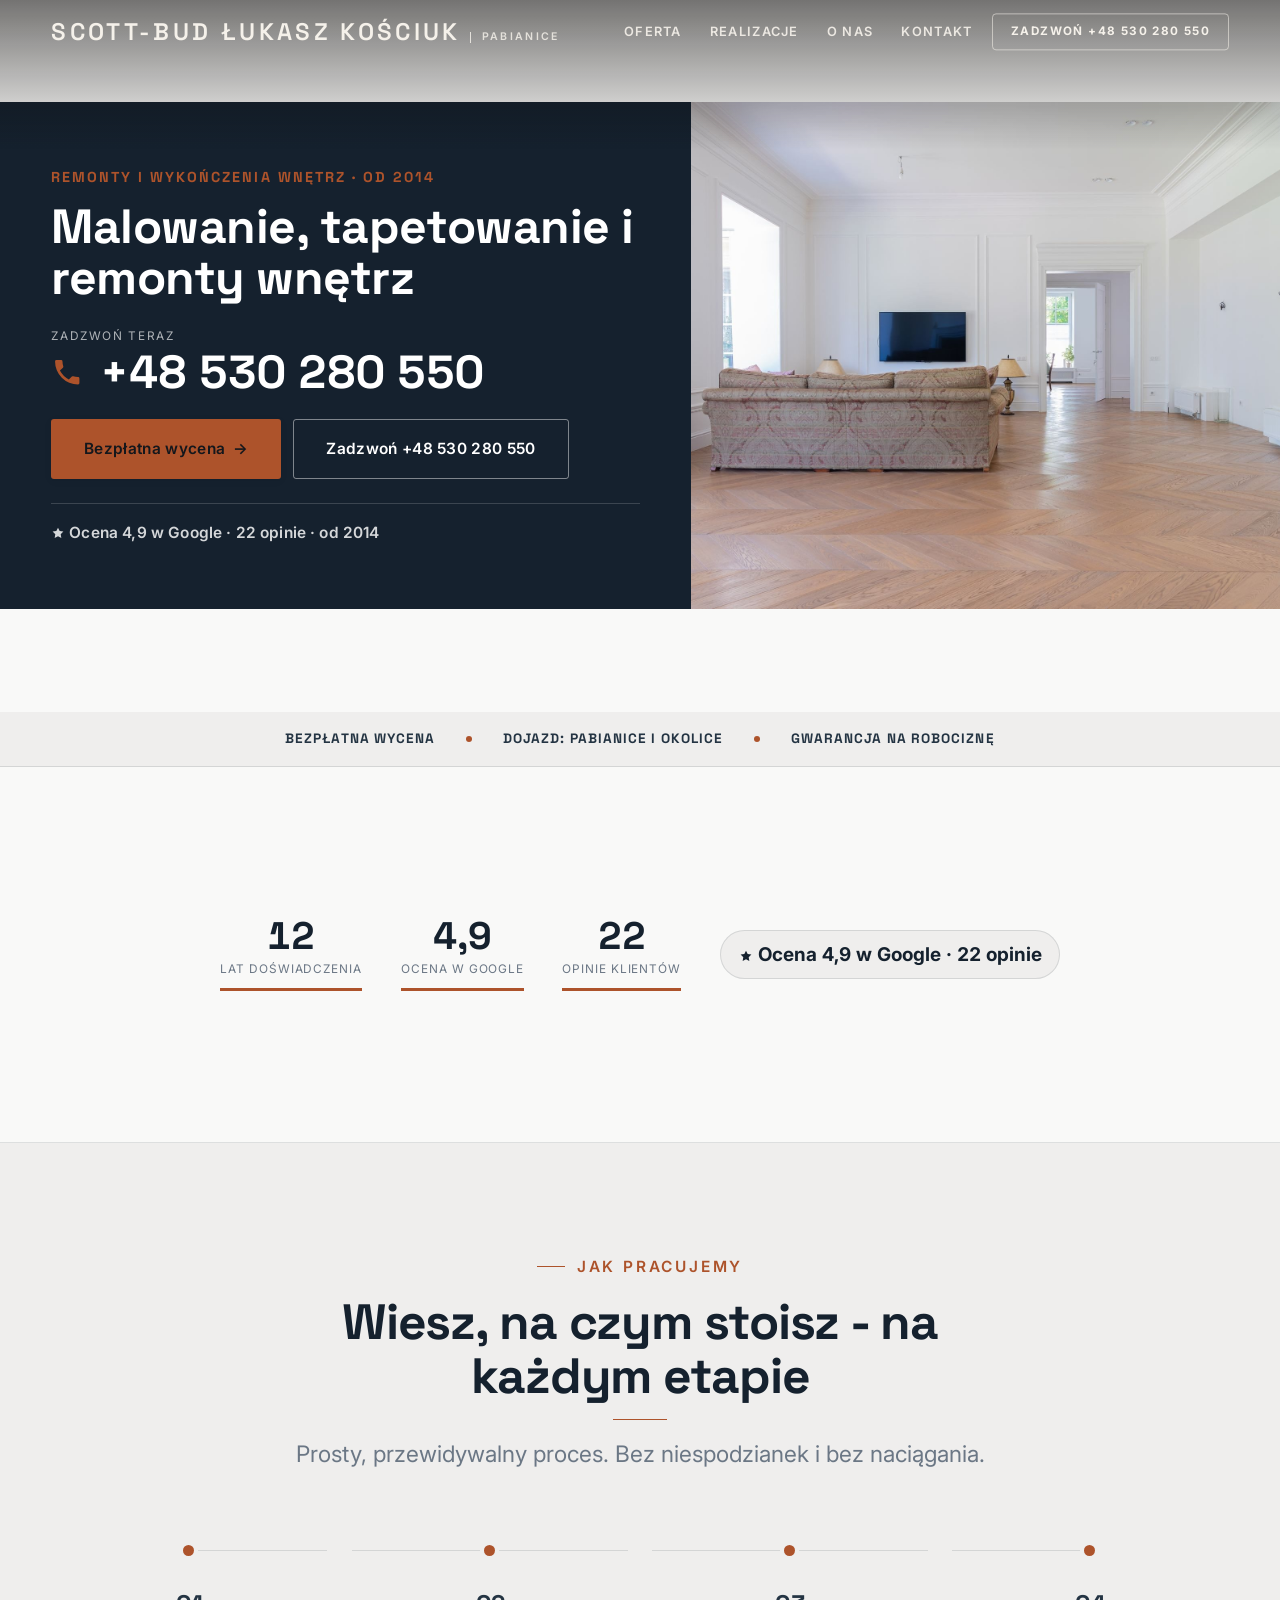
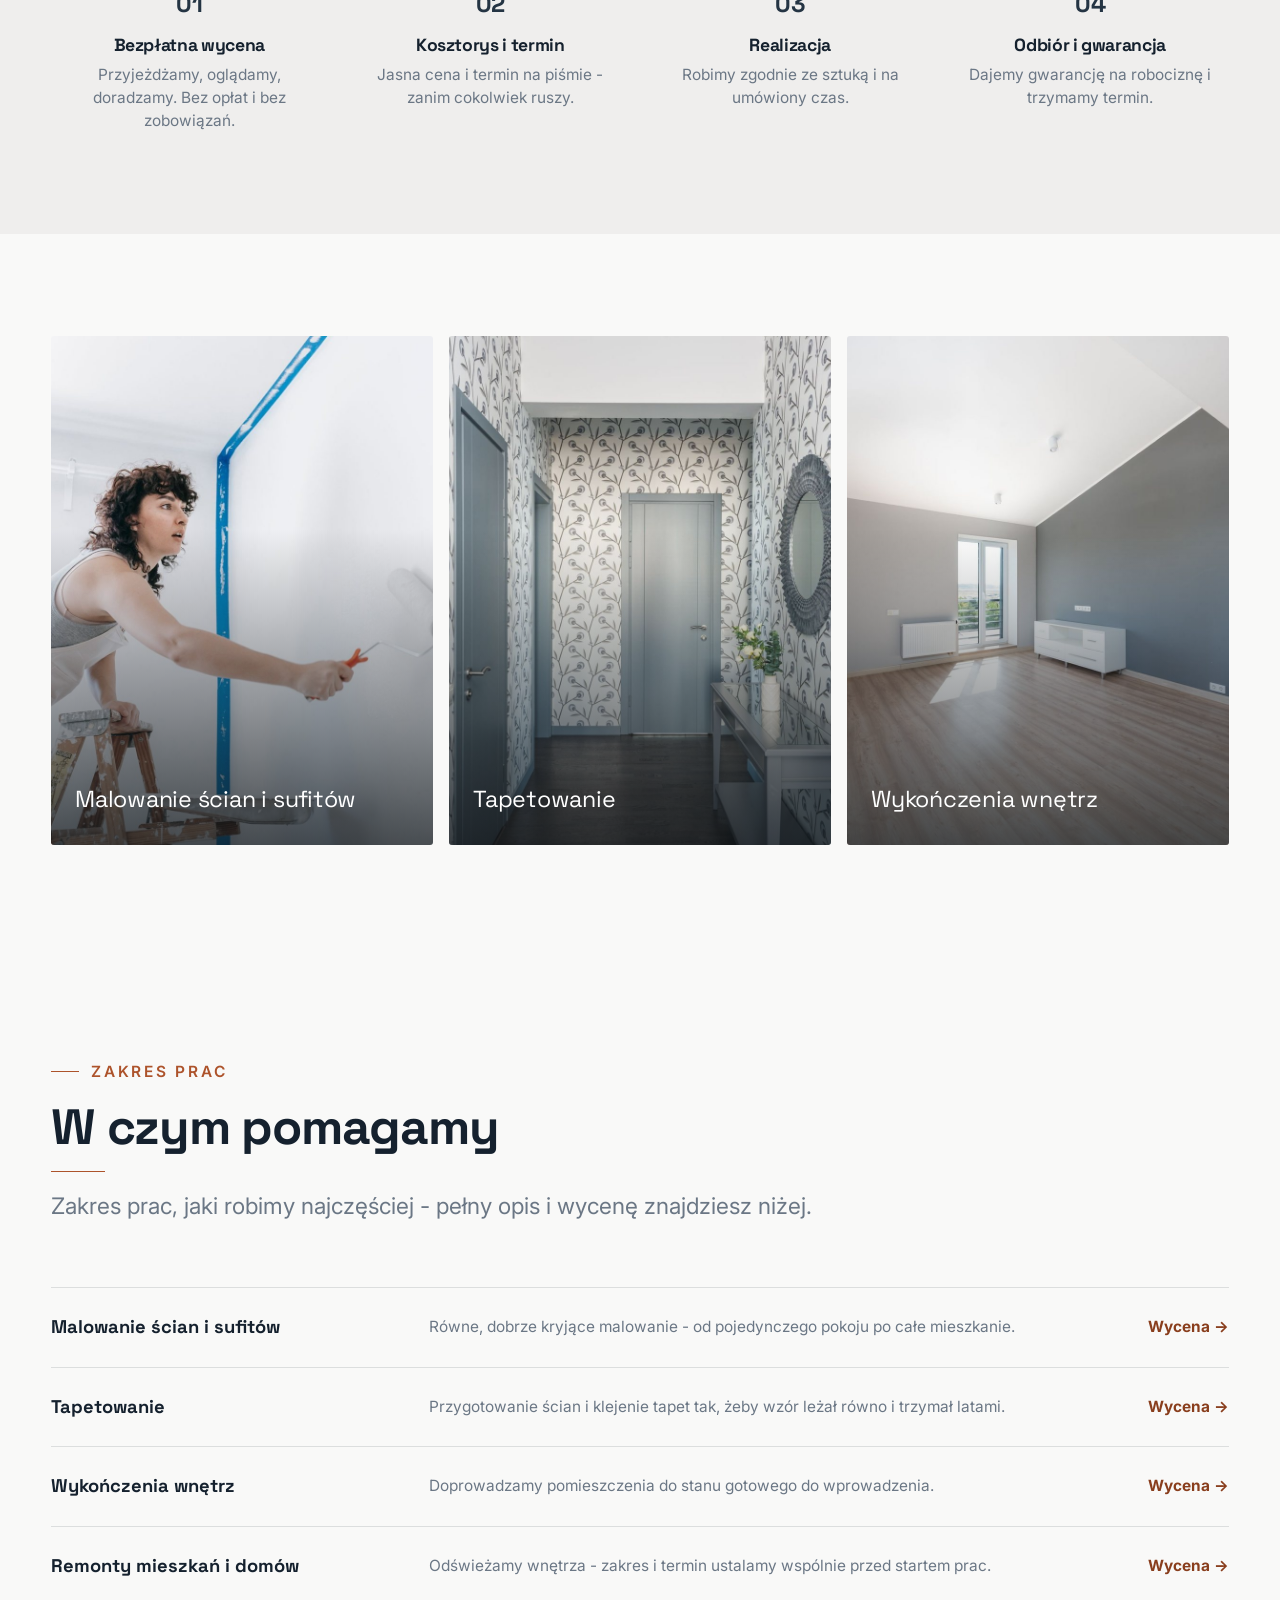
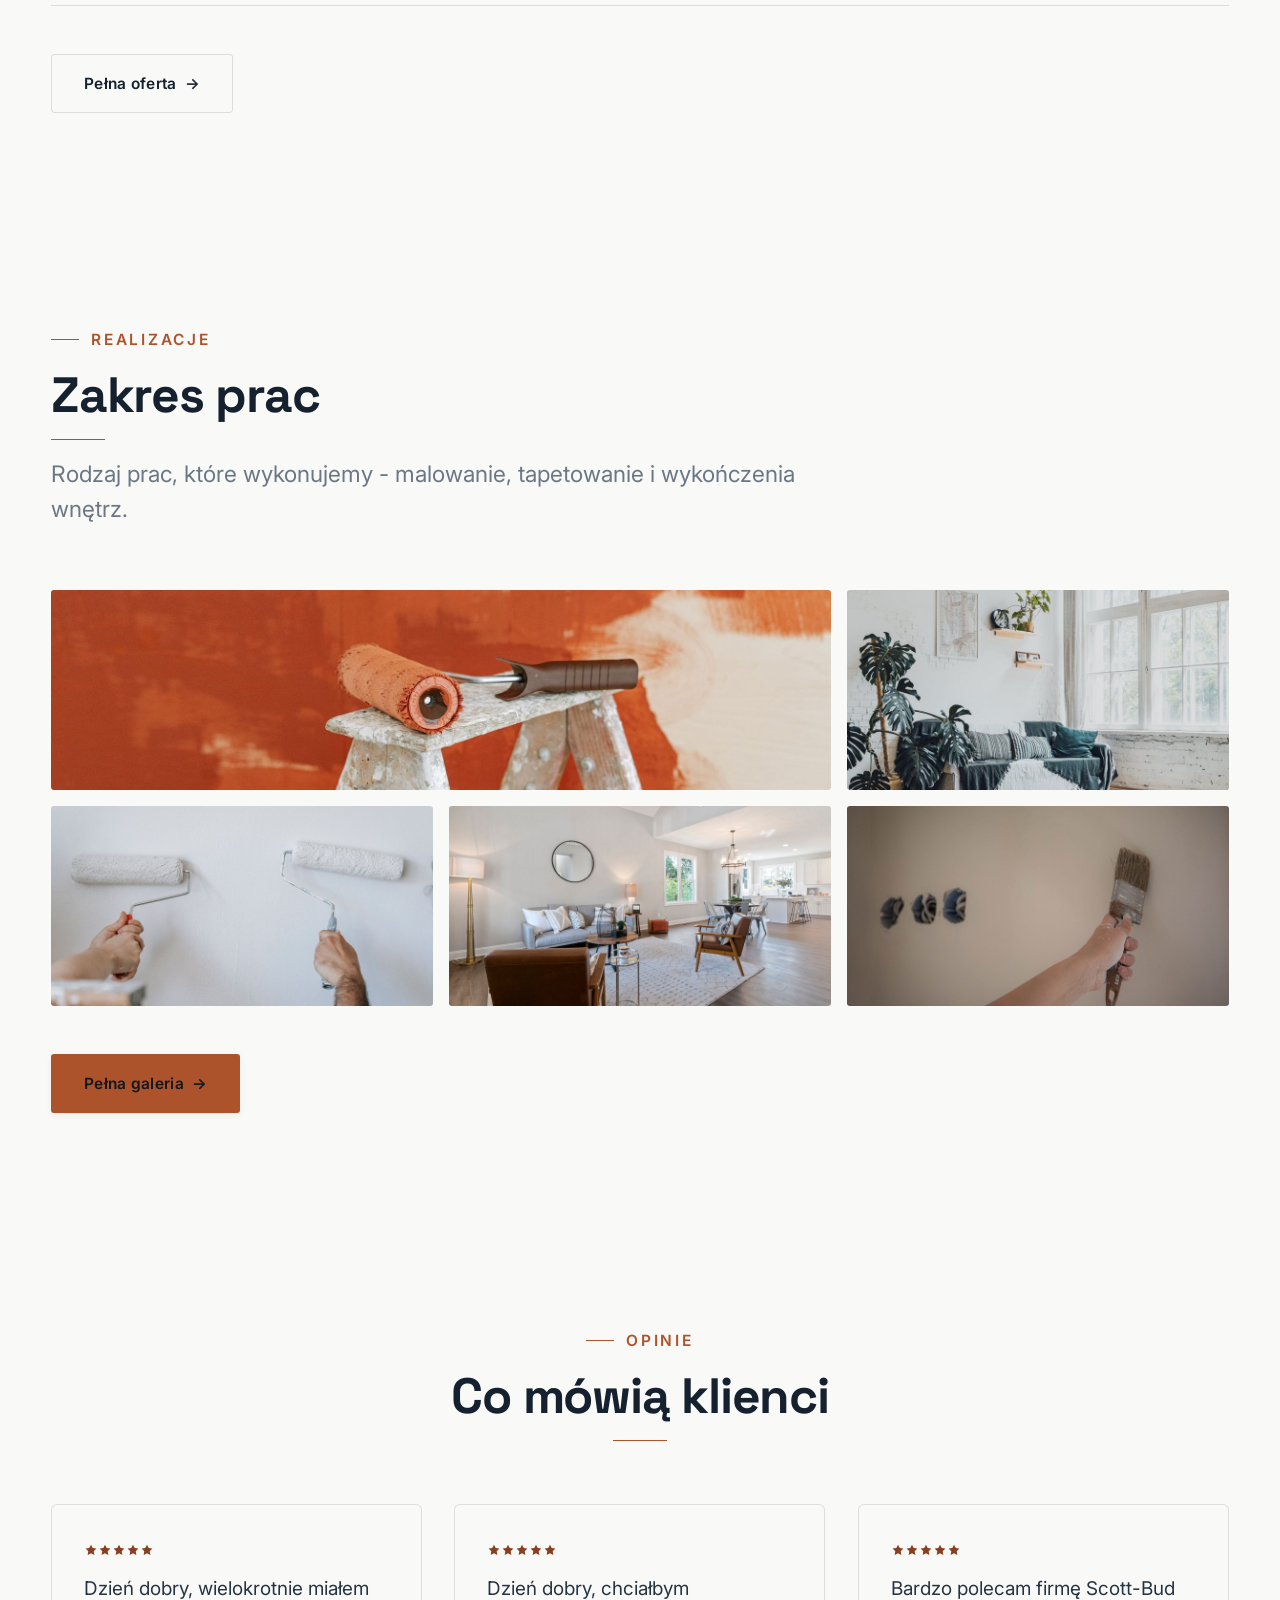
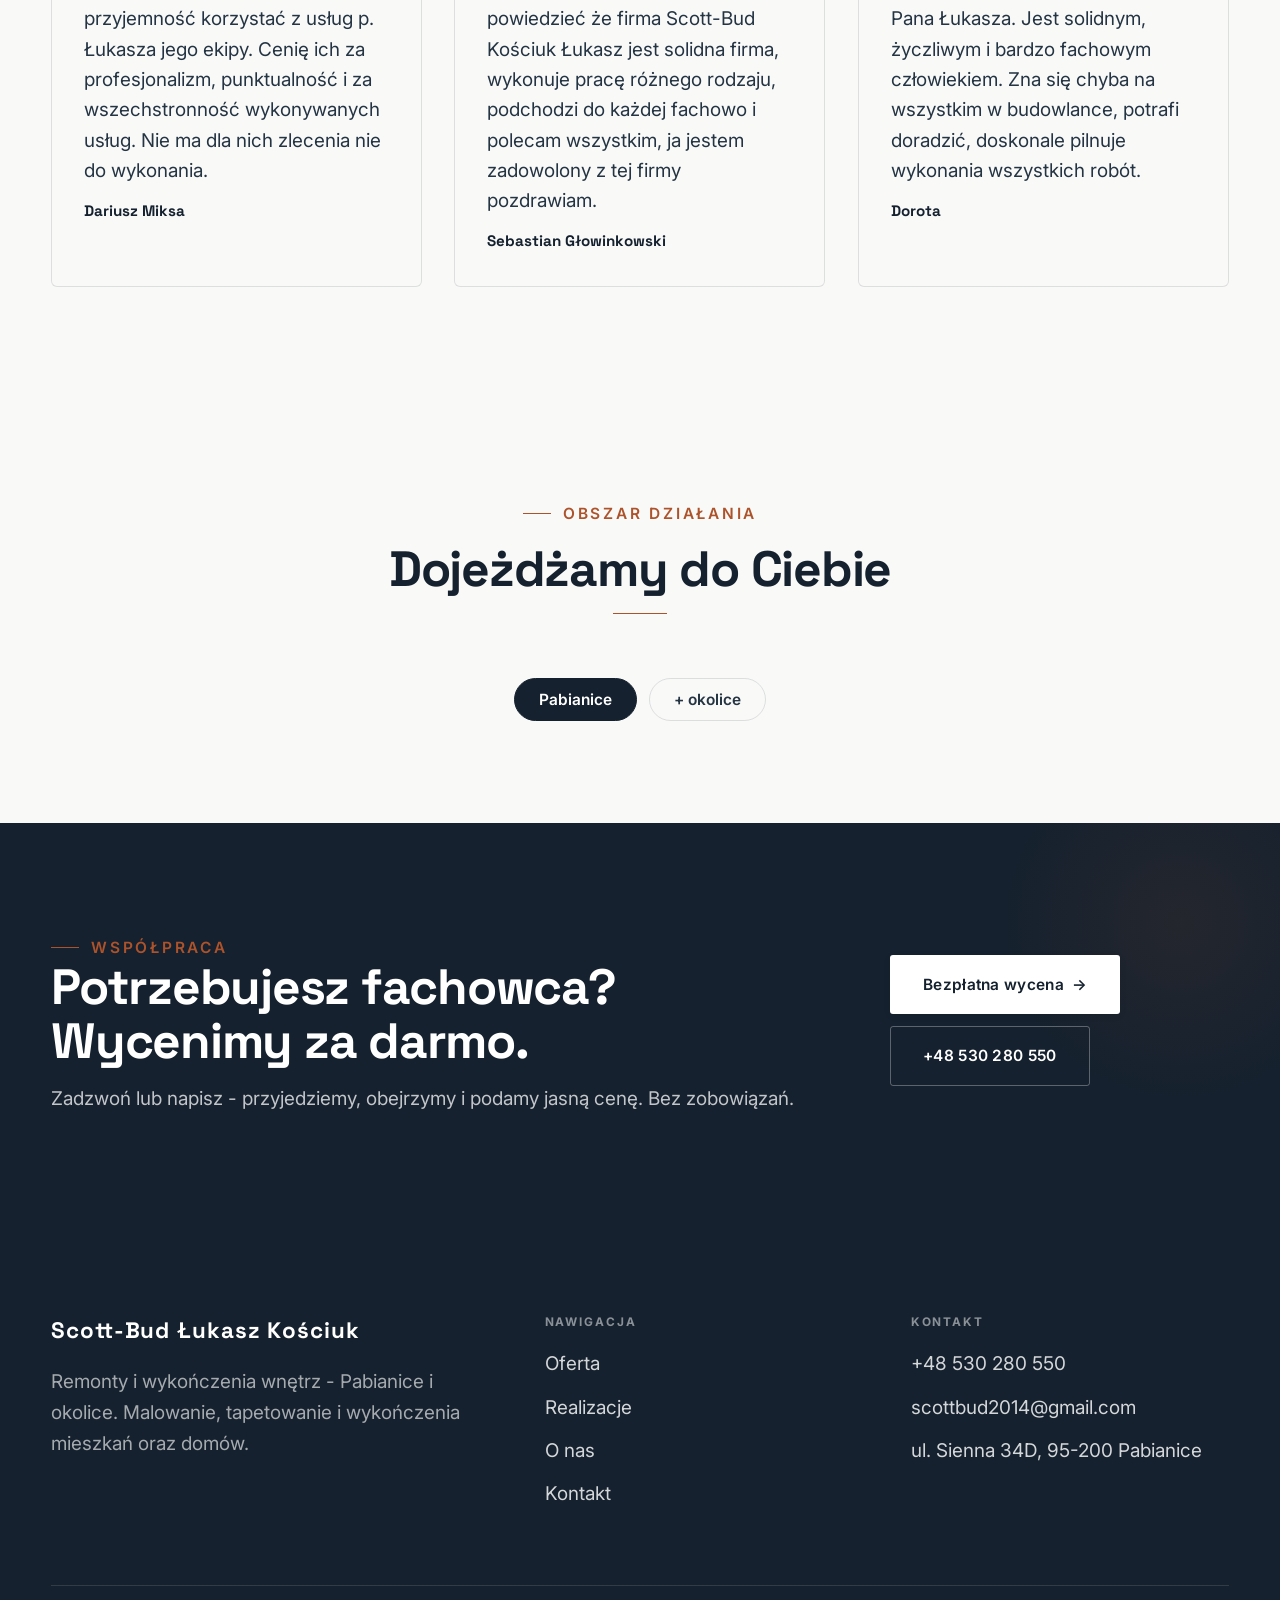
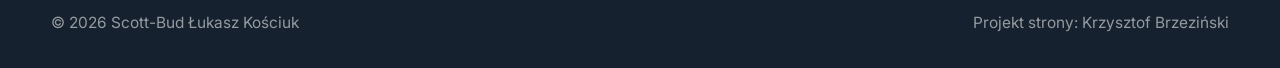
<file: index.html>
<!DOCTYPE html>
<html lang="pl">
<head>
<meta name="robots" content="noindex, nofollow">
<meta charset="UTF-8">
<meta name="viewport" content="width=device-width, initial-scale=1.0">
<title>Scott-Bud Łukasz Kościuk - Remonty i wykończenia wnętrz · Pabianice</title>
<meta name="description" content="Scott-Bud Łukasz Kościuk - malowanie, tapetowanie, remonty i wykończenia wnętrz. Pabianice i okolice, od 2014 roku. Wycena przed pracą. Zadzwoń i umów oględziny.">
<link rel="preconnect" href="https://fonts.googleapis.com">
<link rel="preconnect" href="https://fonts.gstatic.com" crossorigin>
<link href="https://fonts.googleapis.com/css2?family=Space+Grotesk:wght@500;600;700&family=Inter:wght@400;500;600&display=swap" rel="stylesheet">
<link rel="stylesheet" href="assets/styles.css">
<meta name="nb-deploy" content="e12929e9b802">
</head>
<body>

<header class="nav">
  <div class="wrap nav-inner">
    <a class="brand" href="index.html"><span class="name">Scott-Bud Łukasz Kościuk</span><span class="sub">Pabianice</span></a>
    <nav class="nav-links">
      <a href="oferta.html">Oferta</a>
      <a href="realizacje.html">Realizacje</a>
      <a href="o-nas.html">O nas</a>
      <a href="kontakt.html">Kontakt</a>
      <a href="tel:+48530280550" class="btn btn-accent">Zadzwoń +48 530 280 550</a>
    </nav>
    <button class="nav-toggle" aria-label="Menu"><span></span><span></span><span></span></button>
  </div>
</header>

<section class="hero-fach">
  <img class="hf-photo" src="img/hero.jpg" alt="Scott-Bud Łukasz Kościuk">
  <div class="hf-panel">
      <span class="hf-kicker">Remonty i wykończenia wnętrz · od 2014</span>
      <h1 class="hf-title">Malowanie, tapetowanie i remonty wnętrz</h1>
      <a class="hf-phone" href="tel:+48530280550"><span class="hf-phone-lab">Zadzwoń teraz</span><span class="hf-phone-num"><svg class="ico-tel" width="16" height="16" viewBox="0 0 24 24" fill="none" aria-hidden="true"><path d="M6.6 10.8a15.5 15.5 0 0 0 6.6 6.6l2.2-2.2a1 1 0 0 1 1-.24 11.4 11.4 0 0 0 3.6.58 1 1 0 0 1 1 1V20a1 1 0 0 1-1 1A17 17 0 0 1 3 4a1 1 0 0 1 1-1h3.5a1 1 0 0 1 1 1c0 1.25.2 2.46.58 3.6a1 1 0 0 1-.25 1l-2.23 2.2Z" fill="currentColor"/></svg> +48 530 280 550</span></a>
      <div class="hf-actions">
        <a href="kontakt.html" class="btn btn-accent">Bezpłatna wycena <span class="arr">→</span></a>
        <a href="tel:+48530280550" class="btn btn-ghost hf-ghost">Zadzwoń +48 530 280 550</a>
      </div>
      <div class="hf-trust"><svg class="ico-star" width="14" height="14" viewBox="0 0 24 24" style="vertical-align:-2px" aria-hidden="true"><path d="M12 2.8l2.85 5.8 6.4.93-4.63 4.5 1.1 6.37L12 17.4l-5.72 3 1.1-6.37-4.63-4.5 6.4-.93L12 2.8Z" fill="currentColor"/></svg> Ocena 4,9 w Google · 22 opinie · od 2014</div>
  </div>
</section>
<section class="fach-promise">
  <div class="wrap">
    <ul class="fp-row reveal"><li>Bezpłatna wycena</li><li>Dojazd: Pabianice i okolice</li><li>Gwarancja na robociznę</li></ul>
  </div>
</section>
<section class="trust-bar">
  <div class="wrap">
    <div class="tb-stats">
      <div class="tb-stat reveal"><span class="tb-num">12</span><span class="tb-lab">lat doświadczenia</span></div>
      <div class="tb-stat reveal"><span class="tb-num">4,9</span><span class="tb-lab">ocena w Google</span></div>
      <div class="tb-stat reveal"><span class="tb-num">22</span><span class="tb-lab">opinie klientów</span></div>
    </div>
    <div class="tb-google reveal"><svg class="ico-star" width="14" height="14" viewBox="0 0 24 24" style="vertical-align:-2px" aria-hidden="true"><path d="M12 2.8l2.85 5.8 6.4.93-4.63 4.5 1.1 6.37L12 17.4l-5.72 3 1.1-6.37-4.63-4.5 6.4-.93L12 2.8Z" fill="currentColor"/></svg> Ocena 4,9 w Google · 22 opinie</div>
  </div>
</section>
<section class="proces fachowcy">
  <div class="wrap">
    <div class="head center reveal">
      <span class="eyebrow">Jak pracujemy</span>
      <h2>Wiesz, na czym stoisz - na każdym etapie</h2>
      <p>Prosty, przewidywalny proces. Bez niespodzianek i bez naciągania.</p>
    </div>
    <ol class="proces-line">
      <li class="reveal"><span class="pno">01</span><h3>Bezpłatna wycena</h3><p>Przyjeżdżamy, oglądamy, doradzamy. Bez opłat i bez zobowiązań.</p></li>
      <li class="reveal"><span class="pno">02</span><h3>Kosztorys i termin</h3><p>Jasna cena i termin na piśmie - zanim cokolwiek ruszy.</p></li>
      <li class="reveal"><span class="pno">03</span><h3>Realizacja</h3><p>Robimy zgodnie ze sztuką i na umówiony czas.</p></li>
      <li class="reveal"><span class="pno">04</span><h3>Odbiór i gwarancja</h3><p>Dajemy gwarancję na robociznę i trzymamy termin.</p></li>
    </ol>
  </div>
</section>
<section class="gateways-band">
  <div class="wrap">
    <div class="gateways">
      <a href="oferta.html" class="gateway reveal"><img src="img/g1.jpg" alt="Malowanie ścian i sufitów" loading="lazy"><span class="g-ttl">Malowanie ścian i sufitów</span></a>
      <a href="oferta.html" class="gateway reveal"><img src="img/g2.jpg" alt="Tapetowanie" loading="lazy"><span class="g-ttl">Tapetowanie</span></a>
      <a href="oferta.html" class="gateway reveal"><img src="img/g3.jpg" alt="Wykończenia wnętrz" loading="lazy"><span class="g-ttl">Wykończenia wnętrz</span></a>
    </div>
  </div>
</section>
<section class="fach-uslugi">
  <div class="wrap">
    <div class="head reveal">
      <span class="eyebrow">Zakres prac</span>
      <h2>W czym pomagamy</h2>
      <p>Zakres prac, jaki robimy najczęściej - pełny opis i wycenę znajdziesz niżej.</p>
    </div>
    <ul class="fu-list">
      <li class="fu-row reveal"><div class="fu-name">Malowanie ścian i sufitów</div><div class="fu-desc">Równe, dobrze kryjące malowanie - od pojedynczego pokoju po całe mieszkanie.</div><a class="fu-cta" href="kontakt.html">Wycena <span class="arr">→</span></a></li>
      <li class="fu-row reveal"><div class="fu-name">Tapetowanie</div><div class="fu-desc">Przygotowanie ścian i klejenie tapet tak, żeby wzór leżał równo i trzymał latami.</div><a class="fu-cta" href="kontakt.html">Wycena <span class="arr">→</span></a></li>
      <li class="fu-row reveal"><div class="fu-name">Wykończenia wnętrz</div><div class="fu-desc">Doprowadzamy pomieszczenia do stanu gotowego do wprowadzenia.</div><a class="fu-cta" href="kontakt.html">Wycena <span class="arr">→</span></a></li>
      <li class="fu-row reveal"><div class="fu-name">Remonty mieszkań i domów</div><div class="fu-desc">Odświeżamy wnętrza - zakres i termin ustalamy wspólnie przed startem prac.</div><a class="fu-cta" href="kontakt.html">Wycena <span class="arr">→</span></a></li>
    </ul>
    <div style="margin-top:var(--space-7)" class="reveal"><a href="oferta.html" class="btn btn-ghost">Pełna oferta <span class="arr">→</span></a></div>
  </div>
</section>
<section>
  <div class="wrap">
    <div class="head reveal">
      <span class="eyebrow">Realizacje</span>
      <h2>Zakres prac</h2>
      <p>Rodzaj prac, które wykonujemy - malowanie, tapetowanie i wykończenia wnętrz.</p>
    </div>
    <div class="gallery">
      <div class="tile t-two3 reveal"><img src="img/g4.jpg" alt="Kolor na ścianie" loading="lazy"><div class="cap">Kolor na ścianie</div></div>
      <div class="tile t-third reveal"><img src="img/g5.jpg" alt="Salon po remoncie" loading="lazy"><div class="cap">Salon po remoncie</div></div>
      <div class="tile t-third reveal"><img src="img/g6.jpg" alt="Przygotowanie do malowania" loading="lazy"><div class="cap">Przygotowanie do malowania</div></div>
      <div class="tile t-third reveal"><img src="img/g7.jpg" alt="Scott-Bud Łukasz Kościuk" loading="lazy"></div>
      <div class="tile t-third reveal"><img src="img/g8.jpg" alt="Scott-Bud Łukasz Kościuk" loading="lazy"></div>
    </div>
    <div style="margin-top:var(--space-7)" class="reveal"><a href="realizacje.html" class="btn btn-accent">Pełna galeria <span class="arr">→</span></a></div>
  </div>
</section>
<section class="opinie">
  <div class="wrap">
    <div class="head center reveal">
      <span class="eyebrow">Opinie</span>
      <h2>Co mówią klienci</h2>
    </div>
    <div class="opinie-grid">
      <figure class="op-card reveal"><span class="op-star"><svg class="ico-star" width="14" height="14" viewBox="0 0 24 24" style="vertical-align:-2px" aria-hidden="true"><path d="M12 2.8l2.85 5.8 6.4.93-4.63 4.5 1.1 6.37L12 17.4l-5.72 3 1.1-6.37-4.63-4.5 6.4-.93L12 2.8Z" fill="currentColor"/></svg><svg class="ico-star" width="14" height="14" viewBox="0 0 24 24" style="vertical-align:-2px" aria-hidden="true"><path d="M12 2.8l2.85 5.8 6.4.93-4.63 4.5 1.1 6.37L12 17.4l-5.72 3 1.1-6.37-4.63-4.5 6.4-.93L12 2.8Z" fill="currentColor"/></svg><svg class="ico-star" width="14" height="14" viewBox="0 0 24 24" style="vertical-align:-2px" aria-hidden="true"><path d="M12 2.8l2.85 5.8 6.4.93-4.63 4.5 1.1 6.37L12 17.4l-5.72 3 1.1-6.37-4.63-4.5 6.4-.93L12 2.8Z" fill="currentColor"/></svg><svg class="ico-star" width="14" height="14" viewBox="0 0 24 24" style="vertical-align:-2px" aria-hidden="true"><path d="M12 2.8l2.85 5.8 6.4.93-4.63 4.5 1.1 6.37L12 17.4l-5.72 3 1.1-6.37-4.63-4.5 6.4-.93L12 2.8Z" fill="currentColor"/></svg><svg class="ico-star" width="14" height="14" viewBox="0 0 24 24" style="vertical-align:-2px" aria-hidden="true"><path d="M12 2.8l2.85 5.8 6.4.93-4.63 4.5 1.1 6.37L12 17.4l-5.72 3 1.1-6.37-4.63-4.5 6.4-.93L12 2.8Z" fill="currentColor"/></svg></span><blockquote>Dzień dobry, wielokrotnie miałem przyjemność korzystać z usług p. Łukasza jego ekipy. Cenię ich za profesjonalizm, punktualność i za wszechstronność wykonywanych usług. Nie ma dla nich zlecenia nie do wykonania.</blockquote><span class="op-autor">Dariusz Miksa</span></figure>
      <figure class="op-card reveal"><span class="op-star"><svg class="ico-star" width="14" height="14" viewBox="0 0 24 24" style="vertical-align:-2px" aria-hidden="true"><path d="M12 2.8l2.85 5.8 6.4.93-4.63 4.5 1.1 6.37L12 17.4l-5.72 3 1.1-6.37-4.63-4.5 6.4-.93L12 2.8Z" fill="currentColor"/></svg><svg class="ico-star" width="14" height="14" viewBox="0 0 24 24" style="vertical-align:-2px" aria-hidden="true"><path d="M12 2.8l2.85 5.8 6.4.93-4.63 4.5 1.1 6.37L12 17.4l-5.72 3 1.1-6.37-4.63-4.5 6.4-.93L12 2.8Z" fill="currentColor"/></svg><svg class="ico-star" width="14" height="14" viewBox="0 0 24 24" style="vertical-align:-2px" aria-hidden="true"><path d="M12 2.8l2.85 5.8 6.4.93-4.63 4.5 1.1 6.37L12 17.4l-5.72 3 1.1-6.37-4.63-4.5 6.4-.93L12 2.8Z" fill="currentColor"/></svg><svg class="ico-star" width="14" height="14" viewBox="0 0 24 24" style="vertical-align:-2px" aria-hidden="true"><path d="M12 2.8l2.85 5.8 6.4.93-4.63 4.5 1.1 6.37L12 17.4l-5.72 3 1.1-6.37-4.63-4.5 6.4-.93L12 2.8Z" fill="currentColor"/></svg><svg class="ico-star" width="14" height="14" viewBox="0 0 24 24" style="vertical-align:-2px" aria-hidden="true"><path d="M12 2.8l2.85 5.8 6.4.93-4.63 4.5 1.1 6.37L12 17.4l-5.72 3 1.1-6.37-4.63-4.5 6.4-.93L12 2.8Z" fill="currentColor"/></svg></span><blockquote>Dzień dobry, chciałbym powiedzieć że firma Scott-Bud Kościuk Łukasz jest solidna firma, wykonuje pracę różnego rodzaju, podchodzi do każdej fachowo i polecam wszystkim, ja jestem zadowolony z tej firmy pozdrawiam.</blockquote><span class="op-autor">Sebastian Głowinkowski</span></figure>
      <figure class="op-card reveal"><span class="op-star"><svg class="ico-star" width="14" height="14" viewBox="0 0 24 24" style="vertical-align:-2px" aria-hidden="true"><path d="M12 2.8l2.85 5.8 6.4.93-4.63 4.5 1.1 6.37L12 17.4l-5.72 3 1.1-6.37-4.63-4.5 6.4-.93L12 2.8Z" fill="currentColor"/></svg><svg class="ico-star" width="14" height="14" viewBox="0 0 24 24" style="vertical-align:-2px" aria-hidden="true"><path d="M12 2.8l2.85 5.8 6.4.93-4.63 4.5 1.1 6.37L12 17.4l-5.72 3 1.1-6.37-4.63-4.5 6.4-.93L12 2.8Z" fill="currentColor"/></svg><svg class="ico-star" width="14" height="14" viewBox="0 0 24 24" style="vertical-align:-2px" aria-hidden="true"><path d="M12 2.8l2.85 5.8 6.4.93-4.63 4.5 1.1 6.37L12 17.4l-5.72 3 1.1-6.37-4.63-4.5 6.4-.93L12 2.8Z" fill="currentColor"/></svg><svg class="ico-star" width="14" height="14" viewBox="0 0 24 24" style="vertical-align:-2px" aria-hidden="true"><path d="M12 2.8l2.85 5.8 6.4.93-4.63 4.5 1.1 6.37L12 17.4l-5.72 3 1.1-6.37-4.63-4.5 6.4-.93L12 2.8Z" fill="currentColor"/></svg><svg class="ico-star" width="14" height="14" viewBox="0 0 24 24" style="vertical-align:-2px" aria-hidden="true"><path d="M12 2.8l2.85 5.8 6.4.93-4.63 4.5 1.1 6.37L12 17.4l-5.72 3 1.1-6.37-4.63-4.5 6.4-.93L12 2.8Z" fill="currentColor"/></svg></span><blockquote>Bardzo polecam firmę Scott-Bud Pana Łukasza. Jest solidnym, życzliwym i bardzo fachowym człowiekiem. Zna się chyba na wszystkim w budowlance, potrafi doradzić, doskonale pilnuje wykonania wszystkich robót.</blockquote><span class="op-autor">Dorota</span></figure>
    </div>
  </div>
</section>
<section class="obszar">
  <div class="wrap">
    <div class="head center reveal">
      <span class="eyebrow">Obszar działania</span>
      <h2>Dojeżdżamy do Ciebie</h2>
    </div>
    <ul class="obszar-list reveal"><li class="is-home">Pabianice</li><li>+ okolice</li></ul>
  </div>
</section>
<section class="cta">
  <div class="wrap">
    <div class="reveal">
      <span class="eyebrow">Współpraca</span>
      <h2>Potrzebujesz fachowca? Wycenimy za darmo.</h2>
      <p>Zadzwoń lub napisz - przyjedziemy, obejrzymy i podamy jasną cenę. Bez zobowiązań.</p>
    </div>
    <div class="cta-actions reveal">
      <a href="kontakt.html" class="btn btn-light">Bezpłatna wycena <span class="arr">→</span></a>
      <a href="tel:+48530280550" class="btn btn-ghost" style="color:#fff;border-color:rgba(255,255,255,.3)">+48 530 280 550</a>
    </div>
  </div>
</section>

<footer>
  <div class="wrap">
    <div class="foot-grid">
      <div class="foot-brand">
        <div class="name">Scott-Bud Łukasz Kościuk</div>
        <p>Remonty i wykończenia wnętrz - Pabianice i okolice. Malowanie, tapetowanie i wykończenia mieszkań oraz domów.</p>
      </div>
      <div class="foot-col">
        <h4>Nawigacja</h4>
        <a href="oferta.html">Oferta</a>
        <a href="realizacje.html">Realizacje</a>
        <a href="o-nas.html">O nas</a>
        <a href="kontakt.html">Kontakt</a>
      </div>
      <div class="foot-col">
        <h4>Kontakt</h4>
        <a href="tel:+48530280550">+48 530 280 550</a>
        <a href="mailto:scottbud2014@gmail.com">scottbud2014@gmail.com</a>
        <p>ul. Sienna 34D, 95-200 Pabianice</p>
      </div>
    </div>
    <div class="foot-bot">
      <span>© 2026 Scott-Bud Łukasz Kościuk</span>
      <span>Projekt strony: Krzysztof Brzeziński</span>
    </div>
  </div>
</footer>
<div class="sticky-call"><a class="sc-call" href="tel:+48530280550"><svg class="ico-tel" width="16" height="16" viewBox="0 0 24 24" fill="none" aria-hidden="true"><path d="M6.6 10.8a15.5 15.5 0 0 0 6.6 6.6l2.2-2.2a1 1 0 0 1 1-.24 11.4 11.4 0 0 0 3.6.58 1 1 0 0 1 1 1V20a1 1 0 0 1-1 1A17 17 0 0 1 3 4a1 1 0 0 1 1-1h3.5a1 1 0 0 1 1 1c0 1.25.2 2.46.58 3.6a1 1 0 0 1-.25 1l-2.23 2.2Z" fill="currentColor"/></svg> Zadzwoń</a><a class="sc-quote" href="kontakt.html">Bezpłatna wycena</a></div>

<script src="assets/main.js"></script>
</body>
</html>
</file>
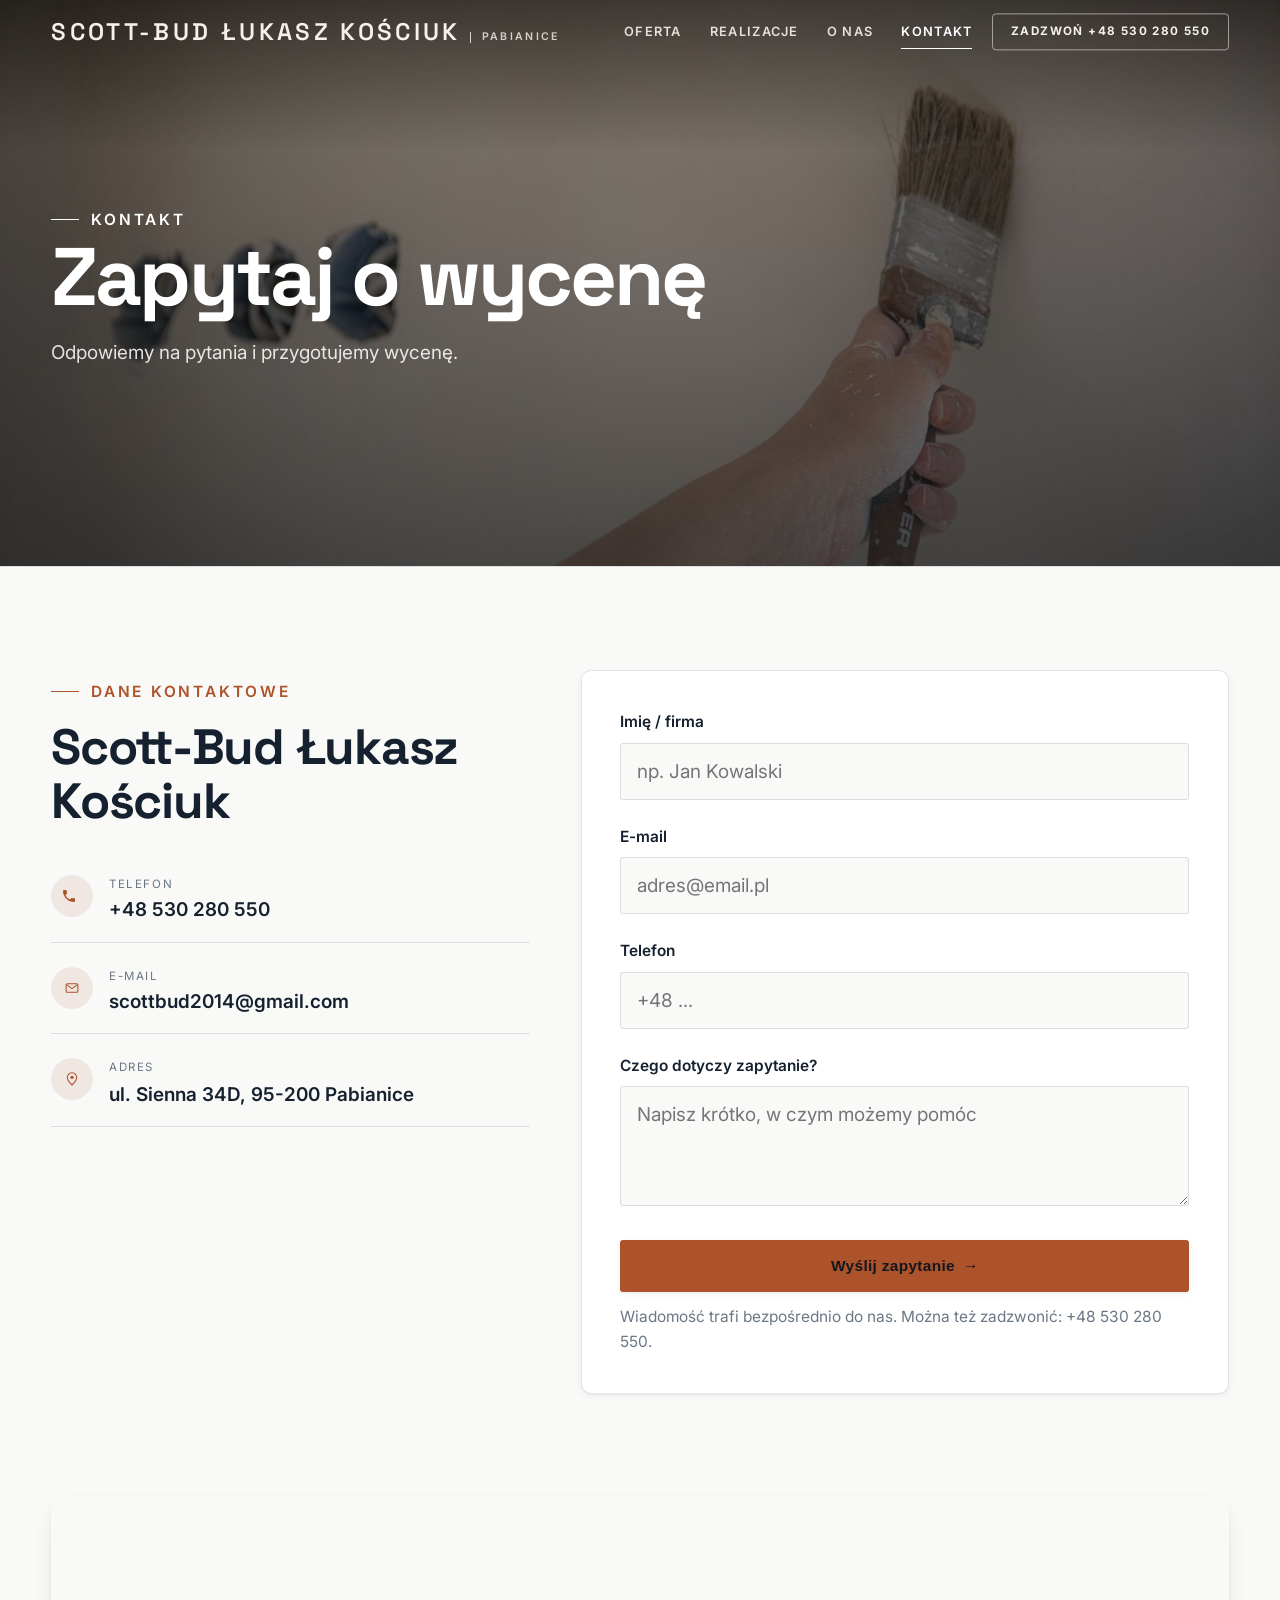
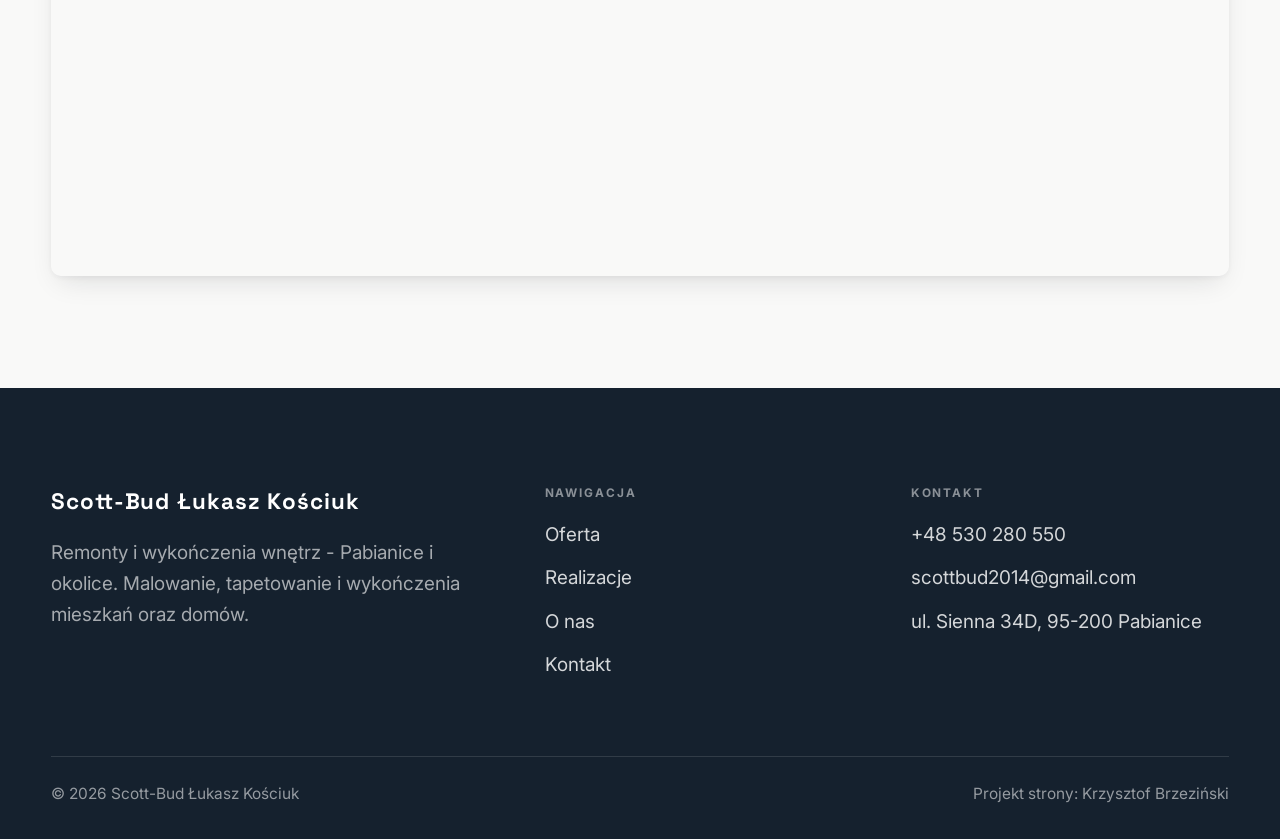
<file: kontakt.html>
<!DOCTYPE html>
<html lang="pl">
<head>
<meta name="robots" content="noindex, nofollow">
<meta charset="UTF-8">
<meta name="viewport" content="width=device-width, initial-scale=1.0">
<title>Kontakt - Scott-Bud Łukasz Kościuk</title>
<meta name="description" content="Kontakt Scott-Bud Łukasz Kościuk - ul. Sienna 34D, 95-200 Pabianice">
<link rel="preconnect" href="https://fonts.googleapis.com">
<link rel="preconnect" href="https://fonts.gstatic.com" crossorigin>
<link href="https://fonts.googleapis.com/css2?family=Space+Grotesk:wght@500;600;700&family=Inter:wght@400;500;600&display=swap" rel="stylesheet">
<link rel="stylesheet" href="assets/styles.css">
</head>
<body>

<header class="nav">
  <div class="wrap nav-inner">
    <a class="brand" href="index.html"><span class="name">Scott-Bud Łukasz Kościuk</span><span class="sub">Pabianice</span></a>
    <nav class="nav-links">
      <a href="oferta.html">Oferta</a>
      <a href="realizacje.html">Realizacje</a>
      <a href="o-nas.html">O nas</a>
      <a href="kontakt.html" class="active">Kontakt</a>
      <a href="tel:+48530280550" class="btn btn-accent">Zadzwoń +48 530 280 550</a>
    </nav>
    <button class="nav-toggle" aria-label="Menu"><span></span><span></span><span></span></button>
  </div>
</header>

<section class="pagehead">
  <img src="img/g8.jpg" alt="Scott-Bud Łukasz Kościuk - Zapytaj o wycenę">
  <div class="wrap">
    <span class="eyebrow">Kontakt</span>
    <h1>Zapytaj o wycenę</h1>
    <p>Odpowiemy na pytania i przygotujemy wycenę.</p>
  </div>
</section>
<section>
  <div class="wrap contact-grid">
    <div class="reveal">
      <span class="eyebrow">Dane kontaktowe</span>
      <h2 style="margin:var(--space-4) 0 var(--space-6)">Scott-Bud Łukasz Kościuk</h2>
      <div class="info-list">
        <div class="info-row"><div class="ic"><svg class="ico-tel" width="16" height="16" viewBox="0 0 24 24" fill="none" aria-hidden="true"><path d="M6.6 10.8a15.5 15.5 0 0 0 6.6 6.6l2.2-2.2a1 1 0 0 1 1-.24 11.4 11.4 0 0 0 3.6.58 1 1 0 0 1 1 1V20a1 1 0 0 1-1 1A17 17 0 0 1 3 4a1 1 0 0 1 1-1h3.5a1 1 0 0 1 1 1c0 1.25.2 2.46.58 3.6a1 1 0 0 1-.25 1l-2.23 2.2Z" fill="currentColor"/></svg></div><div><div class="lbl">Telefon</div><a class="val" href="tel:+48530280550">+48 530 280 550</a></div></div>
        <div class="info-row"><div class="ic"><svg class="ico-mail" width="16" height="16" viewBox="0 0 24 24" fill="none" aria-hidden="true"><rect x="3.2" y="5.5" width="17.6" height="13" rx="1.6" stroke="currentColor" stroke-width="1.6"/><path d="M4 7l8 6 8-6" stroke="currentColor" stroke-width="1.6" stroke-linecap="round" stroke-linejoin="round"/></svg></div><div><div class="lbl">E-mail</div><a class="val" href="mailto:scottbud2014@gmail.com">scottbud2014@gmail.com</a></div></div>
        <div class="info-row"><div class="ic"><svg class="ico-pin" width="16" height="16" viewBox="0 0 24 24" fill="none" aria-hidden="true"><path d="M12 21s7-6.1 7-11.5A7 7 0 0 0 5 9.5C5 14.9 12 21 12 21Z" stroke="currentColor" stroke-width="1.6" fill="none"/><circle cx="12" cy="9.5" r="2.4" fill="currentColor"/></svg></div><div><div class="lbl">Adres</div><div class="val">ul. Sienna 34D, 95-200 Pabianice</div></div></div>
      </div>
    </div>
    <div class="reveal">
      <form class="form" action="https://formsubmit.co/scottbud2014@gmail.com" method="POST">
        <input type="hidden" name="_subject" value="Zapytanie ze strony Scott-Bud Łukasz Kościuk">
        <input type="hidden" name="_captcha" value="false">
        <input type="hidden" name="_template" value="table">
        <div class="fld"><label for="name">Imię / firma</label><input id="name" name="name" type="text" placeholder="np. Jan Kowalski" required></div>
        <div class="fld"><label for="email">E-mail</label><input id="email" name="email" type="email" placeholder="adres@email.pl" required></div>
        <div class="fld"><label for="phone">Telefon</label><input id="phone" name="phone" type="tel" placeholder="+48 ..."></div>
        <div class="fld"><label for="msg">Czego dotyczy zapytanie?</label><textarea id="msg" name="message" placeholder="Napisz krótko, w czym możemy pomóc" required></textarea></div>
        <button type="submit" class="btn btn-accent" style="width:100%;justify-content:center">Wyślij zapytanie <span class="arr">→</span></button>
        <p class="note">Wiadomość trafi bezpośrednio do nas. Można też zadzwonić: +48 530 280 550.</p>
      </form>
    </div>
  </div>
</section>
<section style="padding-top:0">
  <div class="wrap reveal">
    <iframe class="map" title="Scott-Bud Łukasz Kościuk - Pabianice" src="https://maps.google.com/maps?q=Scott-Bud%20%C5%81ukasz%20Ko%C5%9Bciuk%20Pabianice&z=15&output=embed" loading="lazy" referrerpolicy="no-referrer-when-downgrade"></iframe>
  </div>
</section>

<footer>
  <div class="wrap">
    <div class="foot-grid">
      <div class="foot-brand">
        <div class="name">Scott-Bud Łukasz Kościuk</div>
        <p>Remonty i wykończenia wnętrz - Pabianice i okolice. Malowanie, tapetowanie i wykończenia mieszkań oraz domów.</p>
      </div>
      <div class="foot-col">
        <h4>Nawigacja</h4>
        <a href="oferta.html">Oferta</a>
        <a href="realizacje.html">Realizacje</a>
        <a href="o-nas.html">O nas</a>
        <a href="kontakt.html">Kontakt</a>
      </div>
      <div class="foot-col">
        <h4>Kontakt</h4>
        <a href="tel:+48530280550">+48 530 280 550</a>
        <a href="mailto:scottbud2014@gmail.com">scottbud2014@gmail.com</a>
        <p>ul. Sienna 34D, 95-200 Pabianice</p>
      </div>
    </div>
    <div class="foot-bot">
      <span>© 2026 Scott-Bud Łukasz Kościuk</span>
      <span>Projekt strony: Krzysztof Brzeziński</span>
    </div>
  </div>
</footer>
<div class="sticky-call"><a class="sc-call" href="tel:+48530280550"><svg class="ico-tel" width="16" height="16" viewBox="0 0 24 24" fill="none" aria-hidden="true"><path d="M6.6 10.8a15.5 15.5 0 0 0 6.6 6.6l2.2-2.2a1 1 0 0 1 1-.24 11.4 11.4 0 0 0 3.6.58 1 1 0 0 1 1 1V20a1 1 0 0 1-1 1A17 17 0 0 1 3 4a1 1 0 0 1 1-1h3.5a1 1 0 0 1 1 1c0 1.25.2 2.46.58 3.6a1 1 0 0 1-.25 1l-2.23 2.2Z" fill="currentColor"/></svg> Zadzwoń</a><a class="sc-quote" href="kontakt.html">Bezpłatna wycena</a></div>

<script src="assets/main.js"></script>
</body>
</html>
</file>
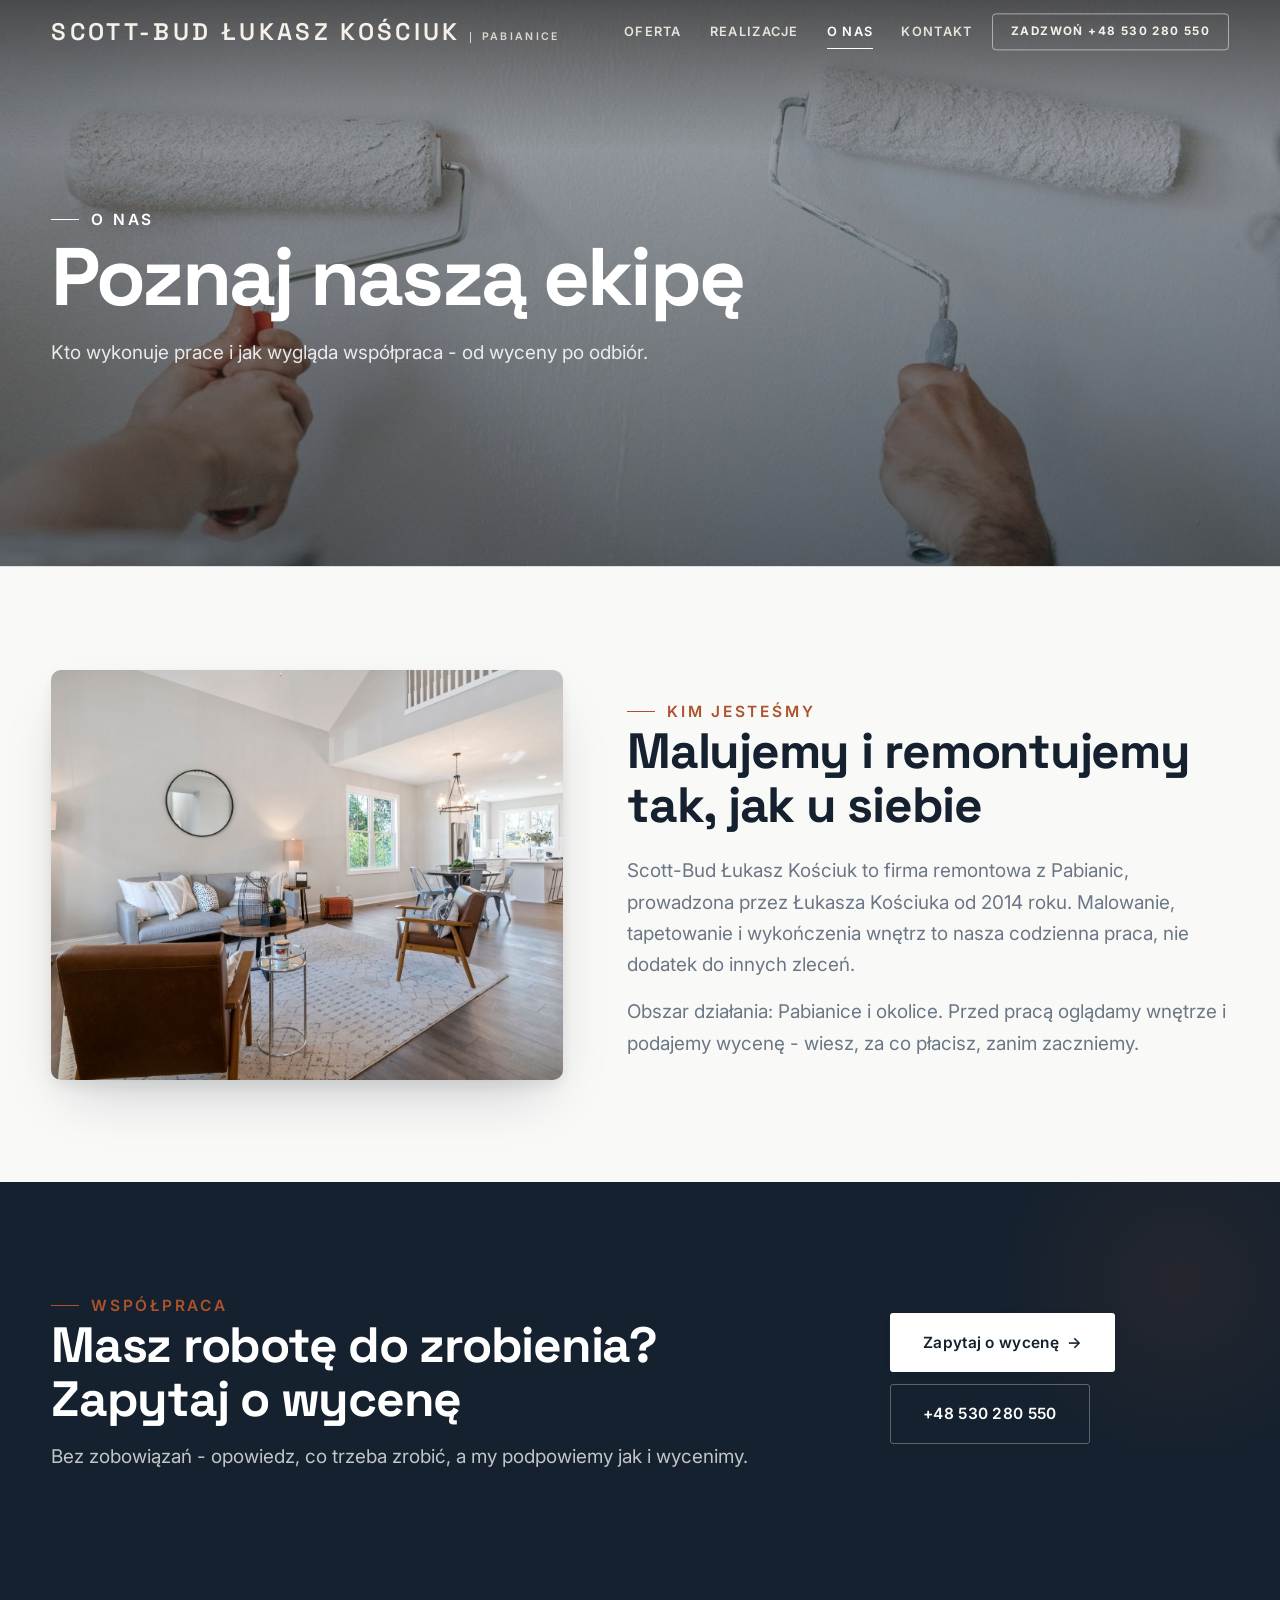
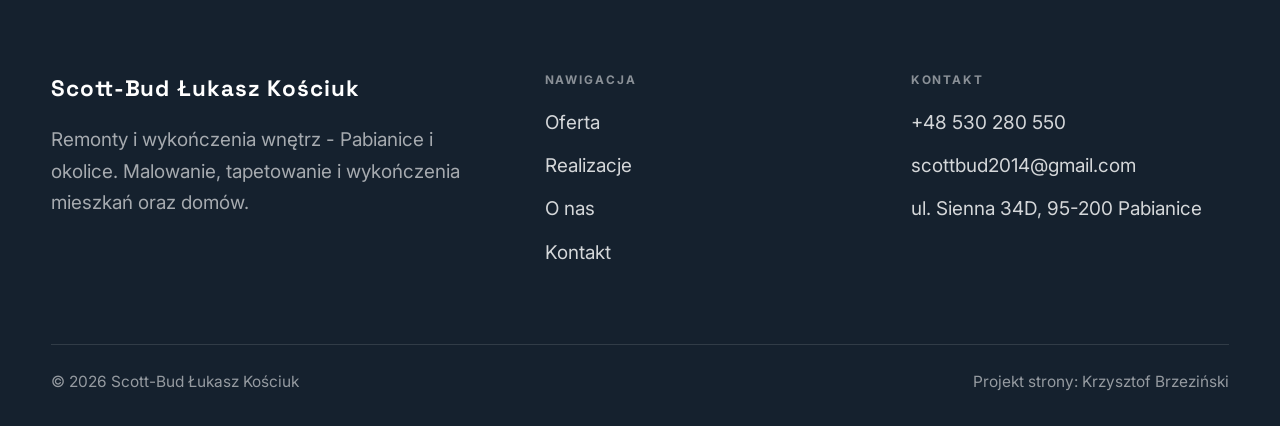
<file: o-nas.html>
<!DOCTYPE html>
<html lang="pl">
<head>
<meta name="robots" content="noindex, nofollow">
<meta charset="UTF-8">
<meta name="viewport" content="width=device-width, initial-scale=1.0">
<title>O nas - Scott-Bud Łukasz Kościuk</title>
<meta name="description" content="Scott-Bud Łukasz Kościuk - malowanie, tapetowanie, remonty i wykończenia wnętrz. Pabianice i okolice, od 2014 roku. Wycena przed pracą. Zadzwoń i umów oględziny.">
<link rel="preconnect" href="https://fonts.googleapis.com">
<link rel="preconnect" href="https://fonts.gstatic.com" crossorigin>
<link href="https://fonts.googleapis.com/css2?family=Space+Grotesk:wght@500;600;700&family=Inter:wght@400;500;600&display=swap" rel="stylesheet">
<link rel="stylesheet" href="assets/styles.css">
</head>
<body>

<header class="nav">
  <div class="wrap nav-inner">
    <a class="brand" href="index.html"><span class="name">Scott-Bud Łukasz Kościuk</span><span class="sub">Pabianice</span></a>
    <nav class="nav-links">
      <a href="oferta.html">Oferta</a>
      <a href="realizacje.html">Realizacje</a>
      <a href="o-nas.html" class="active">O nas</a>
      <a href="kontakt.html">Kontakt</a>
      <a href="tel:+48530280550" class="btn btn-accent">Zadzwoń +48 530 280 550</a>
    </nav>
    <button class="nav-toggle" aria-label="Menu"><span></span><span></span><span></span></button>
  </div>
</header>

<section class="pagehead">
  <img src="img/g6.jpg" alt="Scott-Bud Łukasz Kościuk - Poznaj naszą ekipę">
  <div class="wrap">
    <span class="eyebrow">O nas</span>
    <h1>Poznaj naszą ekipę</h1>
    <p>Kto wykonuje prace i jak wygląda współpraca - od wyceny po odbiór.</p>
  </div>
</section>
<section>
  <div class="wrap split">
    <div class="split-art reveal"><img src="img/g7.jpg" alt="Scott-Bud Łukasz Kościuk" loading="lazy"></div>
    <div class="split-copy reveal">
      <span class="eyebrow">Kim jesteśmy</span>
      <h2>Malujemy i remontujemy tak, jak u siebie</h2>
      <p class="muted">Scott-Bud Łukasz Kościuk to firma remontowa z Pabianic, prowadzona przez Łukasza Kościuka od 2014 roku. Malowanie, tapetowanie i wykończenia wnętrz to nasza codzienna praca, nie dodatek do innych zleceń.</p>
      <p class="muted">Obszar działania: Pabianice i okolice. Przed pracą oglądamy wnętrze i podajemy wycenę - wiesz, za co płacisz, zanim zaczniemy.</p>
    </div>
  </div>
</section>


<section class="cta">
  <div class="wrap">
    <div class="reveal">
      <span class="eyebrow">Współpraca</span>
      <h2>Masz robotę do zrobienia? Zapytaj o wycenę</h2>
      <p>Bez zobowiązań - opowiedz, co trzeba zrobić, a my podpowiemy jak i wycenimy.</p>
    </div>
    <div class="cta-actions reveal">
      <a href="kontakt.html" class="btn btn-light">Zapytaj o wycenę <span class="arr">→</span></a>
      <a href="tel:+48530280550" class="btn btn-ghost" style="color:#fff;border-color:rgba(255,255,255,.3)">+48 530 280 550</a>
    </div>
  </div>
</section>

<footer>
  <div class="wrap">
    <div class="foot-grid">
      <div class="foot-brand">
        <div class="name">Scott-Bud Łukasz Kościuk</div>
        <p>Remonty i wykończenia wnętrz - Pabianice i okolice. Malowanie, tapetowanie i wykończenia mieszkań oraz domów.</p>
      </div>
      <div class="foot-col">
        <h4>Nawigacja</h4>
        <a href="oferta.html">Oferta</a>
        <a href="realizacje.html">Realizacje</a>
        <a href="o-nas.html">O nas</a>
        <a href="kontakt.html">Kontakt</a>
      </div>
      <div class="foot-col">
        <h4>Kontakt</h4>
        <a href="tel:+48530280550">+48 530 280 550</a>
        <a href="mailto:scottbud2014@gmail.com">scottbud2014@gmail.com</a>
        <p>ul. Sienna 34D, 95-200 Pabianice</p>
      </div>
    </div>
    <div class="foot-bot">
      <span>© 2026 Scott-Bud Łukasz Kościuk</span>
      <span>Projekt strony: Krzysztof Brzeziński</span>
    </div>
  </div>
</footer>
<div class="sticky-call"><a class="sc-call" href="tel:+48530280550"><svg class="ico-tel" width="16" height="16" viewBox="0 0 24 24" fill="none" aria-hidden="true"><path d="M6.6 10.8a15.5 15.5 0 0 0 6.6 6.6l2.2-2.2a1 1 0 0 1 1-.24 11.4 11.4 0 0 0 3.6.58 1 1 0 0 1 1 1V20a1 1 0 0 1-1 1A17 17 0 0 1 3 4a1 1 0 0 1 1-1h3.5a1 1 0 0 1 1 1c0 1.25.2 2.46.58 3.6a1 1 0 0 1-.25 1l-2.23 2.2Z" fill="currentColor"/></svg> Zadzwoń</a><a class="sc-quote" href="kontakt.html">Bezpłatna wycena</a></div>

<script src="assets/main.js"></script>
</body>
</html>
</file>
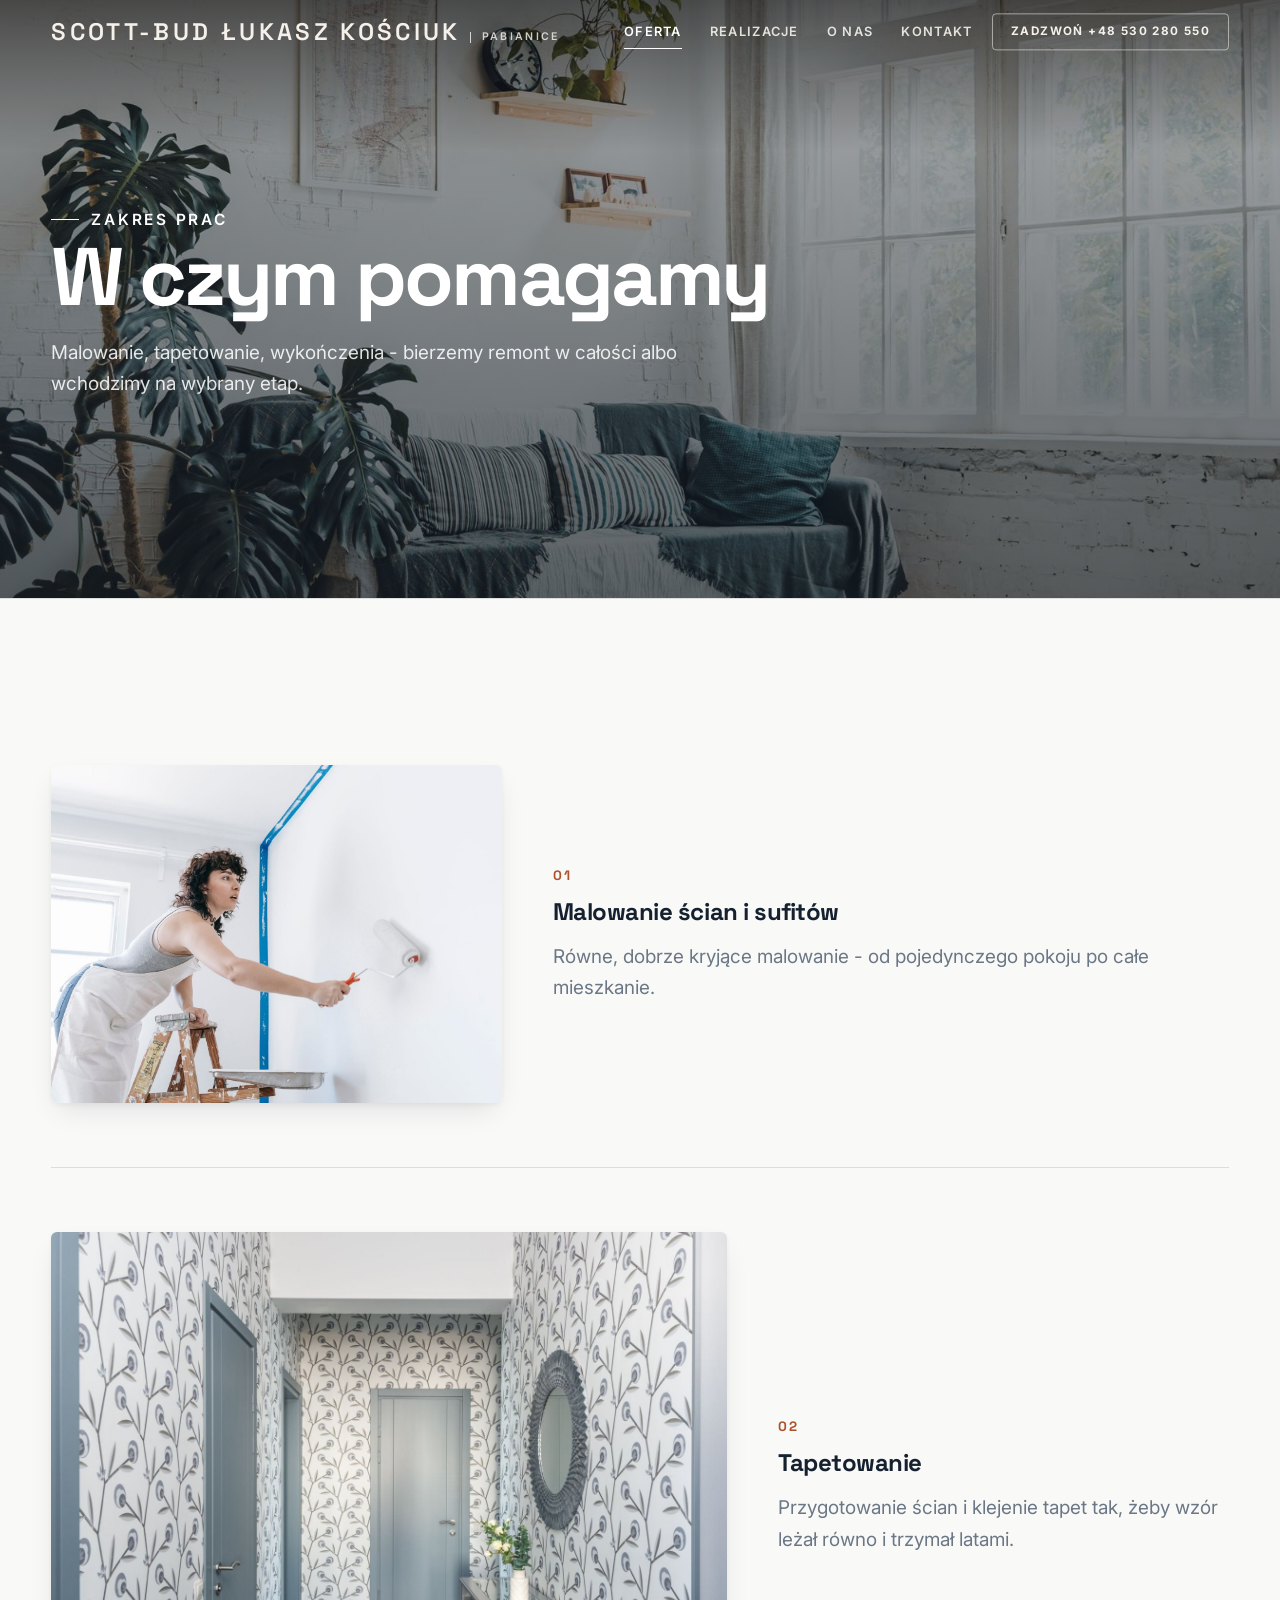
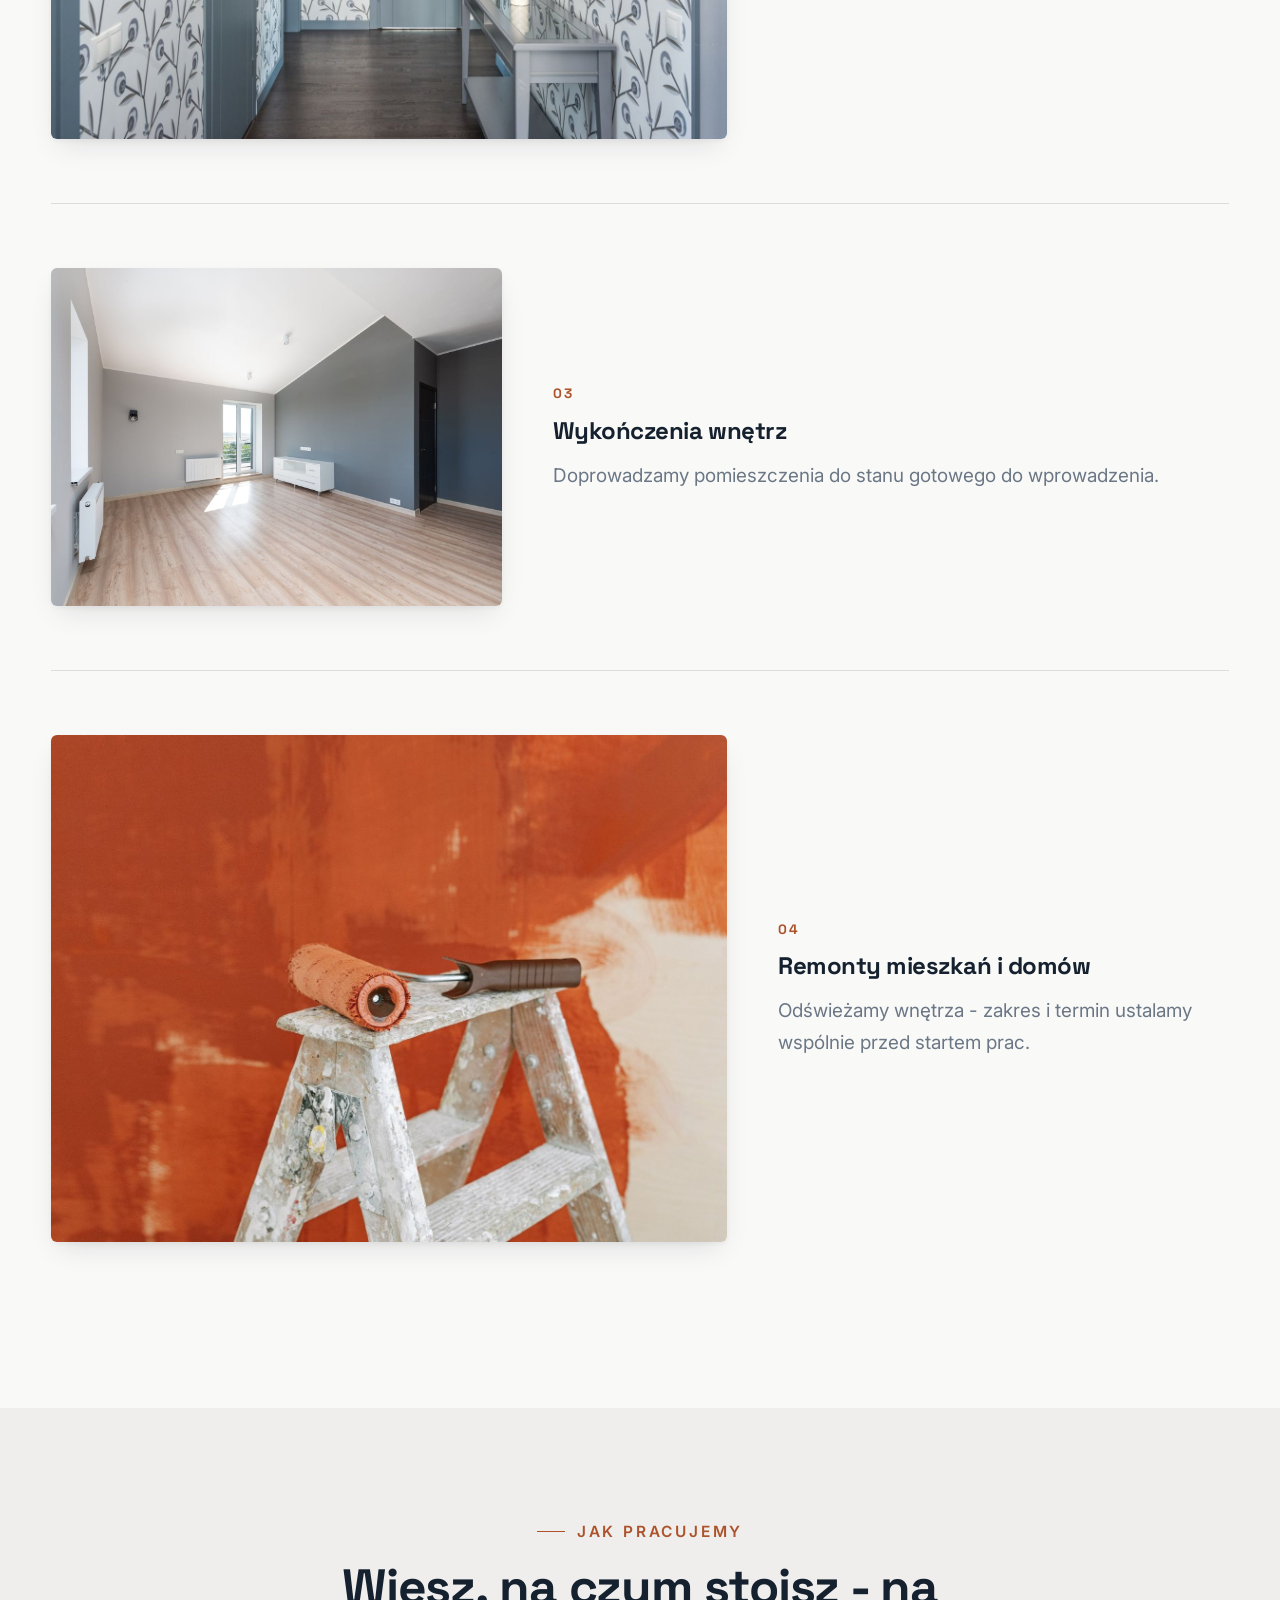
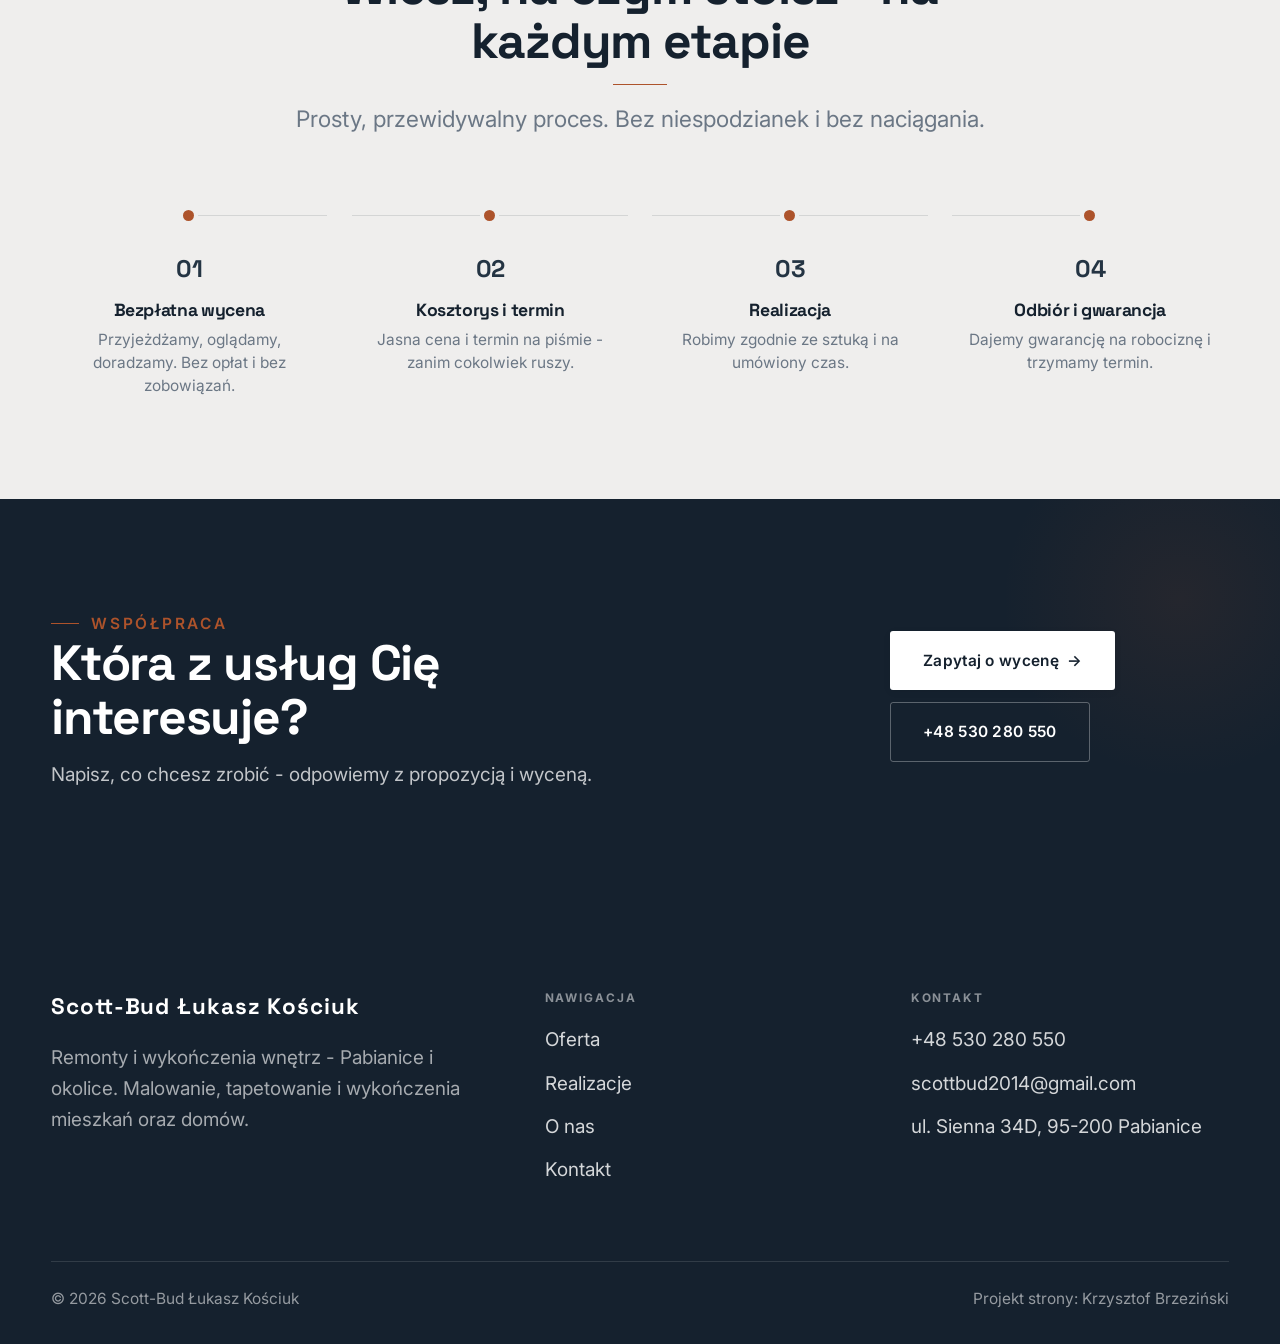
<file: oferta.html>
<!DOCTYPE html>
<html lang="pl">
<head>
<meta name="robots" content="noindex, nofollow">
<meta charset="UTF-8">
<meta name="viewport" content="width=device-width, initial-scale=1.0">
<title>Oferta - Scott-Bud Łukasz Kościuk</title>
<meta name="description" content="Scott-Bud Łukasz Kościuk - malowanie, tapetowanie, remonty i wykończenia wnętrz. Pabianice i okolice, od 2014 roku. Wycena przed pracą. Zadzwoń i umów oględziny.">
<link rel="preconnect" href="https://fonts.googleapis.com">
<link rel="preconnect" href="https://fonts.gstatic.com" crossorigin>
<link href="https://fonts.googleapis.com/css2?family=Space+Grotesk:wght@500;600;700&family=Inter:wght@400;500;600&display=swap" rel="stylesheet">
<link rel="stylesheet" href="assets/styles.css">
</head>
<body>

<header class="nav">
  <div class="wrap nav-inner">
    <a class="brand" href="index.html"><span class="name">Scott-Bud Łukasz Kościuk</span><span class="sub">Pabianice</span></a>
    <nav class="nav-links">
      <a href="oferta.html" class="active">Oferta</a>
      <a href="realizacje.html">Realizacje</a>
      <a href="o-nas.html">O nas</a>
      <a href="kontakt.html">Kontakt</a>
      <a href="tel:+48530280550" class="btn btn-accent">Zadzwoń +48 530 280 550</a>
    </nav>
    <button class="nav-toggle" aria-label="Menu"><span></span><span></span><span></span></button>
  </div>
</header>

<section class="pagehead">
  <img src="img/g5.jpg" alt="Scott-Bud Łukasz Kościuk - W czym pomagamy">
  <div class="wrap">
    <span class="eyebrow">Zakres prac</span>
    <h1>W czym pomagamy</h1>
    <p>Malowanie, tapetowanie, wykończenia - bierzemy remont w całości albo wchodzimy na wybrany etap.</p>
  </div>
</section>
<section>
  <div class="wrap">
    <div class="svc-row reveal">
      <div class="svc-row-art"><img src="img/g1.jpg" alt="Malowanie ścian i sufitów" loading="lazy"></div>
      <div>
        <span class="num">01</span>
        <h3>Malowanie ścian i sufitów</h3>
        <p class="muted">Równe, dobrze kryjące malowanie - od pojedynczego pokoju po całe mieszkanie.</p>
      </div>
    </div>
    <div class="svc-row rev reveal">
      <div class="svc-row-art"><img src="img/g2.jpg" alt="Tapetowanie" loading="lazy"></div>
      <div>
        <span class="num">02</span>
        <h3>Tapetowanie</h3>
        <p class="muted">Przygotowanie ścian i klejenie tapet tak, żeby wzór leżał równo i trzymał latami.</p>
      </div>
    </div>
    <div class="svc-row reveal">
      <div class="svc-row-art"><img src="img/g3.jpg" alt="Wykończenia wnętrz" loading="lazy"></div>
      <div>
        <span class="num">03</span>
        <h3>Wykończenia wnętrz</h3>
        <p class="muted">Doprowadzamy pomieszczenia do stanu gotowego do wprowadzenia.</p>
      </div>
    </div>
    <div class="svc-row rev reveal">
      <div class="svc-row-art"><img src="img/g4.jpg" alt="Remonty mieszkań i domów" loading="lazy"></div>
      <div>
        <span class="num">04</span>
        <h3>Remonty mieszkań i domów</h3>
        <p class="muted">Odświeżamy wnętrza - zakres i termin ustalamy wspólnie przed startem prac.</p>
      </div>
    </div>
  </div>
</section>
<section class="proces">
  <div class="wrap">
    <div class="head center reveal">
      <span class="eyebrow">Jak pracujemy</span>
      <h2>Wiesz, na czym stoisz - na każdym etapie</h2>
      <p>Prosty, przewidywalny proces. Bez niespodzianek i bez naciągania.</p>
    </div>
    <ol class="proces-line">
      <li class="reveal"><span class="pno">01</span><h3>Bezpłatna wycena</h3><p>Przyjeżdżamy, oglądamy, doradzamy. Bez opłat i bez zobowiązań.</p></li>
      <li class="reveal"><span class="pno">02</span><h3>Kosztorys i termin</h3><p>Jasna cena i termin na piśmie - zanim cokolwiek ruszy.</p></li>
      <li class="reveal"><span class="pno">03</span><h3>Realizacja</h3><p>Robimy zgodnie ze sztuką i na umówiony czas.</p></li>
      <li class="reveal"><span class="pno">04</span><h3>Odbiór i gwarancja</h3><p>Dajemy gwarancję na robociznę i trzymamy termin.</p></li>
    </ol>
  </div>
</section>
<section class="cta">
  <div class="wrap">
    <div class="reveal">
      <span class="eyebrow">Współpraca</span>
      <h2>Która z usług Cię interesuje?</h2>
      <p>Napisz, co chcesz zrobić - odpowiemy z propozycją i wyceną.</p>
    </div>
    <div class="cta-actions reveal">
      <a href="kontakt.html" class="btn btn-light">Zapytaj o wycenę <span class="arr">→</span></a>
      <a href="tel:+48530280550" class="btn btn-ghost" style="color:#fff;border-color:rgba(255,255,255,.3)">+48 530 280 550</a>
    </div>
  </div>
</section>

<footer>
  <div class="wrap">
    <div class="foot-grid">
      <div class="foot-brand">
        <div class="name">Scott-Bud Łukasz Kościuk</div>
        <p>Remonty i wykończenia wnętrz - Pabianice i okolice. Malowanie, tapetowanie i wykończenia mieszkań oraz domów.</p>
      </div>
      <div class="foot-col">
        <h4>Nawigacja</h4>
        <a href="oferta.html">Oferta</a>
        <a href="realizacje.html">Realizacje</a>
        <a href="o-nas.html">O nas</a>
        <a href="kontakt.html">Kontakt</a>
      </div>
      <div class="foot-col">
        <h4>Kontakt</h4>
        <a href="tel:+48530280550">+48 530 280 550</a>
        <a href="mailto:scottbud2014@gmail.com">scottbud2014@gmail.com</a>
        <p>ul. Sienna 34D, 95-200 Pabianice</p>
      </div>
    </div>
    <div class="foot-bot">
      <span>© 2026 Scott-Bud Łukasz Kościuk</span>
      <span>Projekt strony: Krzysztof Brzeziński</span>
    </div>
  </div>
</footer>
<div class="sticky-call"><a class="sc-call" href="tel:+48530280550"><svg class="ico-tel" width="16" height="16" viewBox="0 0 24 24" fill="none" aria-hidden="true"><path d="M6.6 10.8a15.5 15.5 0 0 0 6.6 6.6l2.2-2.2a1 1 0 0 1 1-.24 11.4 11.4 0 0 0 3.6.58 1 1 0 0 1 1 1V20a1 1 0 0 1-1 1A17 17 0 0 1 3 4a1 1 0 0 1 1-1h3.5a1 1 0 0 1 1 1c0 1.25.2 2.46.58 3.6a1 1 0 0 1-.25 1l-2.23 2.2Z" fill="currentColor"/></svg> Zadzwoń</a><a class="sc-quote" href="kontakt.html">Bezpłatna wycena</a></div>

<script src="assets/main.js"></script>
</body>
</html>
</file>
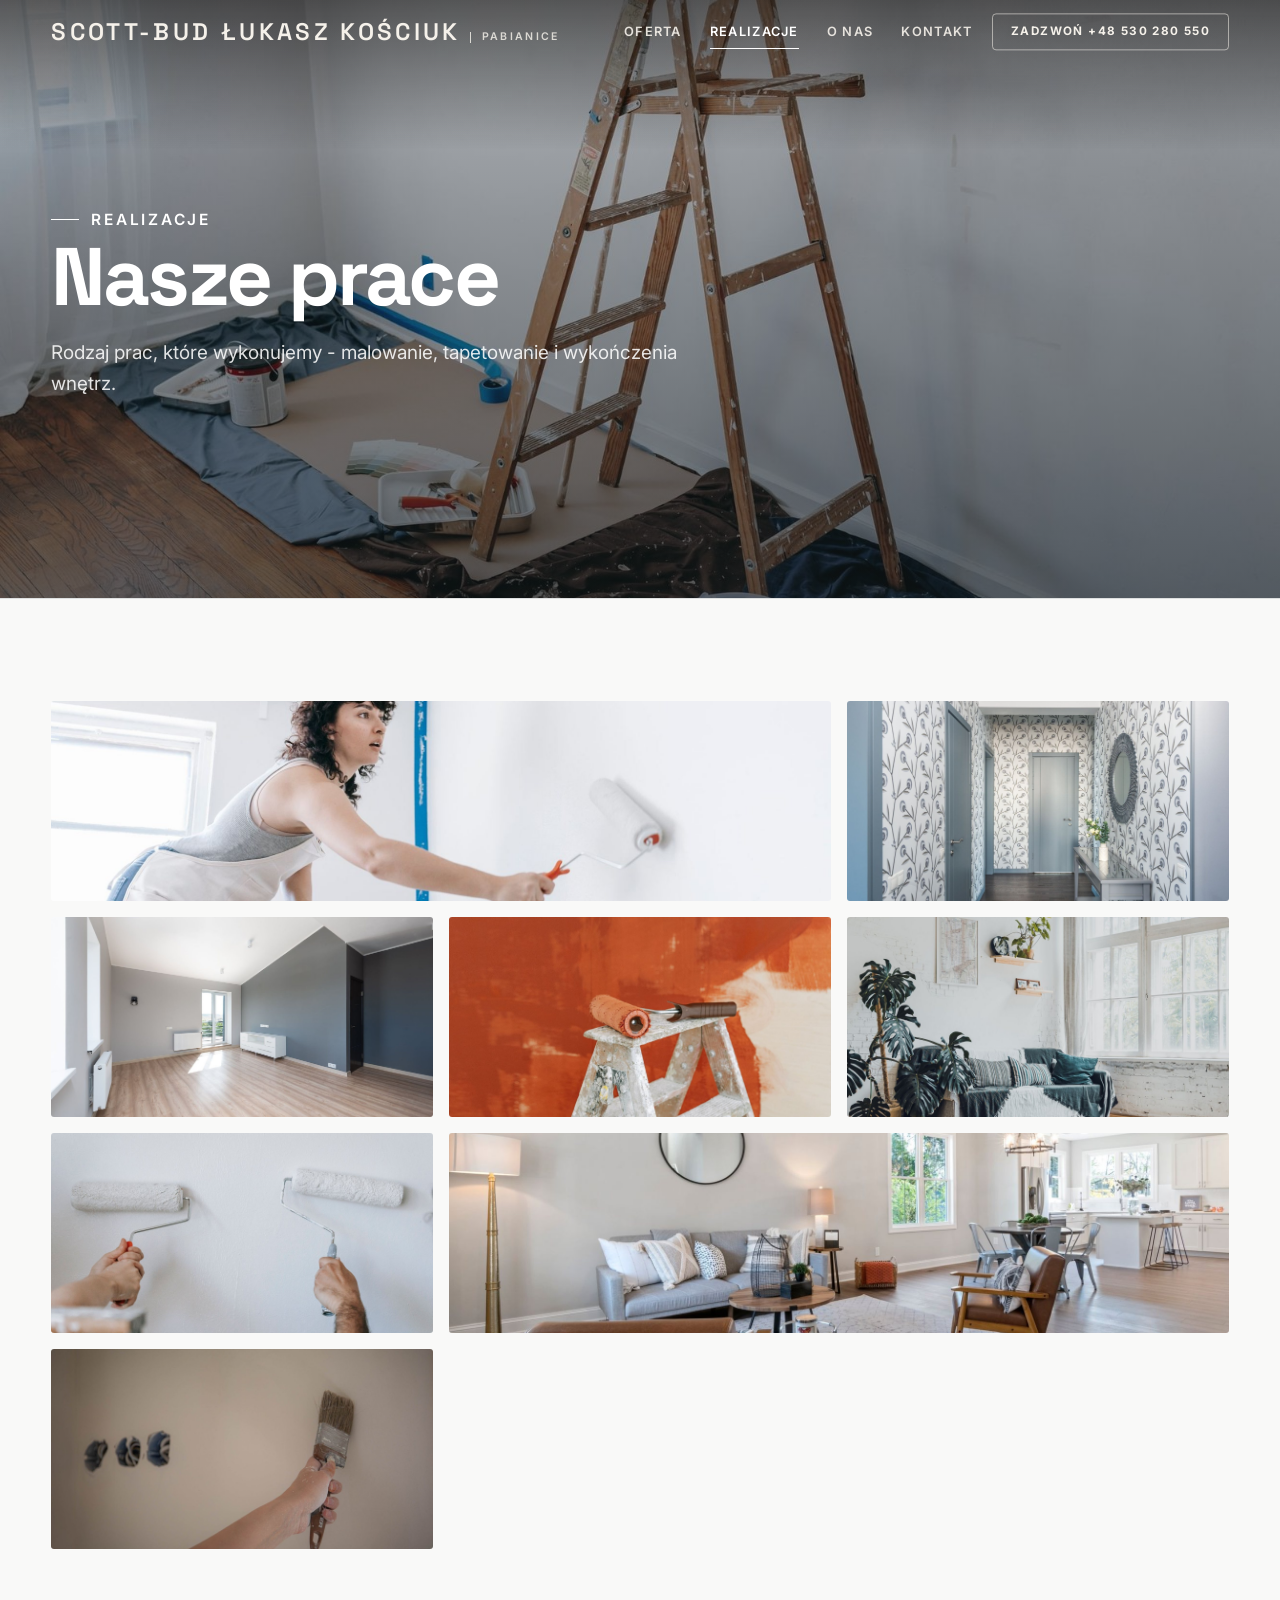
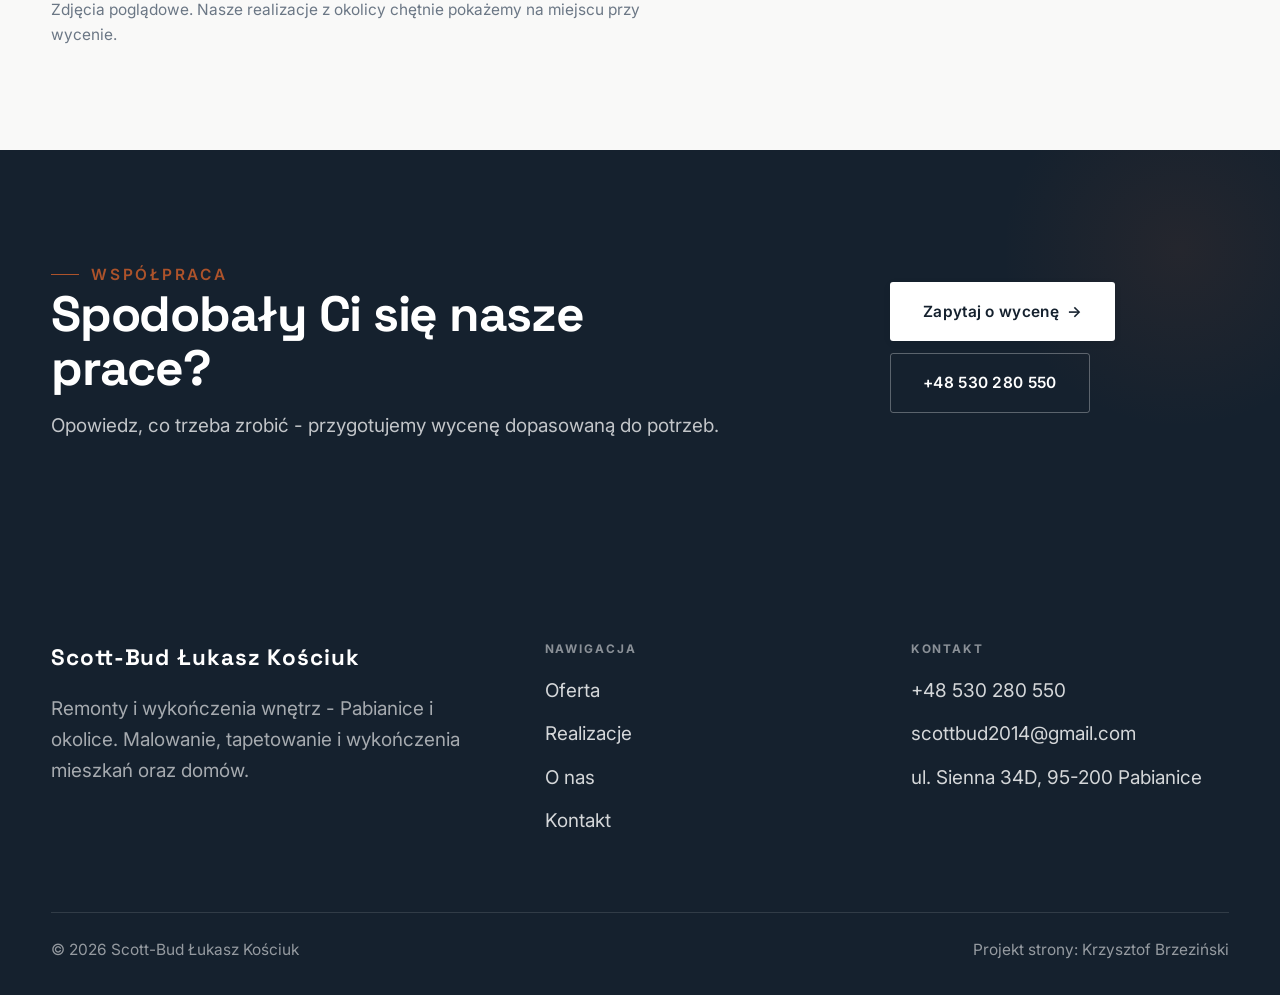
<file: realizacje.html>
<!DOCTYPE html>
<html lang="pl">
<head>
<meta name="robots" content="noindex, nofollow">
<meta charset="UTF-8">
<meta name="viewport" content="width=device-width, initial-scale=1.0">
<title>Realizacje - Scott-Bud Łukasz Kościuk</title>
<meta name="description" content="Realizacje Scott-Bud Łukasz Kościuk: Malowanie ścian, Tapetowanie, Wykończenie wnętrza, Kolor na ścianie, Salon po remoncie">
<link rel="preconnect" href="https://fonts.googleapis.com">
<link rel="preconnect" href="https://fonts.gstatic.com" crossorigin>
<link href="https://fonts.googleapis.com/css2?family=Space+Grotesk:wght@500;600;700&family=Inter:wght@400;500;600&display=swap" rel="stylesheet">
<link rel="stylesheet" href="assets/styles.css">
</head>
<body>

<header class="nav">
  <div class="wrap nav-inner">
    <a class="brand" href="index.html"><span class="name">Scott-Bud Łukasz Kościuk</span><span class="sub">Pabianice</span></a>
    <nav class="nav-links">
      <a href="oferta.html">Oferta</a>
      <a href="realizacje.html" class="active">Realizacje</a>
      <a href="o-nas.html">O nas</a>
      <a href="kontakt.html">Kontakt</a>
      <a href="tel:+48530280550" class="btn btn-accent">Zadzwoń +48 530 280 550</a>
    </nav>
    <button class="nav-toggle" aria-label="Menu"><span></span><span></span><span></span></button>
  </div>
</header>

<section class="pagehead">
  <img src="img/about.jpg" alt="Scott-Bud Łukasz Kościuk - Nasze prace">
  <div class="wrap">
    <span class="eyebrow">Realizacje</span>
    <h1>Nasze prace</h1>
    <p>Rodzaj prac, które wykonujemy - malowanie, tapetowanie i wykończenia wnętrz.</p>
  </div>
</section>
<section>
  <div class="wrap">
    <div class="gallery">
      <div class="tile t-two3 reveal"><img src="img/g1.jpg" alt="Malowanie ścian" loading="lazy"><div class="cap">Malowanie ścian</div></div>
      <div class="tile t-third reveal"><img src="img/g2.jpg" alt="Tapetowanie" loading="lazy"><div class="cap">Tapetowanie</div></div>
      <div class="tile t-third reveal"><img src="img/g3.jpg" alt="Wykończenie wnętrza" loading="lazy"><div class="cap">Wykończenie wnętrza</div></div>
      <div class="tile t-third reveal"><img src="img/g4.jpg" alt="Kolor na ścianie" loading="lazy"><div class="cap">Kolor na ścianie</div></div>
      <div class="tile t-third reveal"><img src="img/g5.jpg" alt="Salon po remoncie" loading="lazy"><div class="cap">Salon po remoncie</div></div>
      <div class="tile t-third reveal"><img src="img/g6.jpg" alt="Przygotowanie do malowania" loading="lazy"><div class="cap">Przygotowanie do malowania</div></div>
      <div class="tile t-two3 reveal"><img src="img/g7.jpg" alt="Scott-Bud Łukasz Kościuk" loading="lazy"></div>
      <div class="tile t-third reveal"><img src="img/g8.jpg" alt="Scott-Bud Łukasz Kościuk" loading="lazy"></div>
    </div>
    <p class="muted reveal" style="margin-top:var(--space-7);font-size:var(--text-sm);max-width:62ch">Zdjęcia poglądowe. Nasze realizacje z okolicy chętnie pokażemy na miejscu przy wycenie.</p>
  </div>
</section>
<section class="cta">
  <div class="wrap">
    <div class="reveal">
      <span class="eyebrow">Współpraca</span>
      <h2>Spodobały Ci się nasze prace?</h2>
      <p>Opowiedz, co trzeba zrobić - przygotujemy wycenę dopasowaną do potrzeb.</p>
    </div>
    <div class="cta-actions reveal">
      <a href="kontakt.html" class="btn btn-light">Zapytaj o wycenę <span class="arr">→</span></a>
      <a href="tel:+48530280550" class="btn btn-ghost" style="color:#fff;border-color:rgba(255,255,255,.3)">+48 530 280 550</a>
    </div>
  </div>
</section>

<footer>
  <div class="wrap">
    <div class="foot-grid">
      <div class="foot-brand">
        <div class="name">Scott-Bud Łukasz Kościuk</div>
        <p>Remonty i wykończenia wnętrz - Pabianice i okolice. Malowanie, tapetowanie i wykończenia mieszkań oraz domów.</p>
      </div>
      <div class="foot-col">
        <h4>Nawigacja</h4>
        <a href="oferta.html">Oferta</a>
        <a href="realizacje.html">Realizacje</a>
        <a href="o-nas.html">O nas</a>
        <a href="kontakt.html">Kontakt</a>
      </div>
      <div class="foot-col">
        <h4>Kontakt</h4>
        <a href="tel:+48530280550">+48 530 280 550</a>
        <a href="mailto:scottbud2014@gmail.com">scottbud2014@gmail.com</a>
        <p>ul. Sienna 34D, 95-200 Pabianice</p>
      </div>
    </div>
    <div class="foot-bot">
      <span>© 2026 Scott-Bud Łukasz Kościuk</span>
      <span>Projekt strony: Krzysztof Brzeziński</span>
    </div>
  </div>
</footer>
<div class="sticky-call"><a class="sc-call" href="tel:+48530280550"><svg class="ico-tel" width="16" height="16" viewBox="0 0 24 24" fill="none" aria-hidden="true"><path d="M6.6 10.8a15.5 15.5 0 0 0 6.6 6.6l2.2-2.2a1 1 0 0 1 1-.24 11.4 11.4 0 0 0 3.6.58 1 1 0 0 1 1 1V20a1 1 0 0 1-1 1A17 17 0 0 1 3 4a1 1 0 0 1 1-1h3.5a1 1 0 0 1 1 1c0 1.25.2 2.46.58 3.6a1 1 0 0 1-.25 1l-2.23 2.2Z" fill="currentColor"/></svg> Zadzwoń</a><a class="sc-quote" href="kontakt.html">Bezpłatna wycena</a></div>

<script src="assets/main.js"></script>
</body>
</html>
</file>
<file: assets/styles.css>
/* ============================================================
   STOLBASZ — premium, architektoniczny B2B fit-out
   Jasna paleta, zero brązu. System wg premium-web-craft.
   Projekt strony: Krzysztof Brzeziński
   ============================================================ */

:root{
  /* PALETA — jasna, architektoniczna, chłodna */
  --paper:#F4F6F8;          /* główne tło */
  --paper-2:#E7EBEF;        /* sekcje alternatywne (chłodny jasny szary) */
  --paper-3:#E7EBEF;        /* delikatne wypełnienia */
  --ink:#15212E;            /* tekst główny — chłodny grafit */
  --ink-soft:#243443;       /* nagłówki drugorzędne */
  --muted:#6B7785;          /* tekst poboczny */
  --line:rgba(21,33,46,.12);/* hairline */
  --accent:#E8A317;         /* stonowany petrol-slate — jedyny akcent */
  --accent-d:#C9870C;
  --accent-soft:rgba(232,163,23,.10);
  --dark:#15212E;           /* sekcje ciemne (stopka/CTA) */

  /* ODSTĘPY — skala 4/8 */
  --space-1:4px; --space-2:8px; --space-3:12px; --space-4:16px; --space-5:24px;
  --space-6:32px; --space-7:48px; --space-8:64px; --space-9:96px; --space-10:128px;

  /* TYPOGRAFIA — fluid clamp() (skala podbita 16.07.2026: większe, czytelniejsze litery — uwaga Adama) */
  --text-sm:clamp(.9rem,.87rem + .12vw,1rem);
  --text-base:clamp(1.08rem,1.04rem + .18vw,1.2rem);
  --text-lg:clamp(1.24rem,1.15rem + .34vw,1.44rem);
  --text-h3:clamp(1.34rem,1.22rem + .55vw,1.66rem);
  --text-h2:clamp(2.1rem,1.66rem + 2.1vw,3.1rem);
  --text-h1:clamp(2.9rem,2.1rem + 4vw,5.1rem);

  /* PROMIENIE — architektoniczne, raczej ostre */
  --r-sm:3px; --r-md:6px; --r-lg:10px;

  /* RUCH */
  --ease:cubic-bezier(.25,.46,.45,.94); --dur:.24s;

  /* CIENIE — miękkie, warstwowe */
  --sh-sm:0 1px 2px rgba(16,24,32,.04), 0 2px 8px rgba(16,24,32,.05);
  --sh-md:0 2px 6px rgba(16,24,32,.05), 0 12px 28px -8px rgba(16,24,32,.12);
  --sh-lg:0 6px 14px rgba(16,24,32,.07), 0 26px 56px -18px rgba(16,24,32,.22);

  --hairline:1px solid var(--line);

  --font-display:'Space Grotesk','Inter',sans-serif;
  --font-body:'Inter',sans-serif;
}

*{box-sizing:border-box;margin:0;padding:0}
html{scroll-behavior:smooth}
body{
  font-family:var(--font-body);
  font-size:var(--text-base);
  line-height:1.65;
  color:var(--ink);
  background:var(--paper);
  -webkit-font-smoothing:antialiased;
  text-rendering:optimizeLegibility;
}
img{max-width:100%;display:block}
a{color:inherit;text-decoration:none}

.wrap{width:min(92%,1180px);margin-inline:auto}
section{padding-block:clamp(52px,6.5vw,96px)}

h1,h2,h3{font-family:var(--font-display);font-weight:700;line-height:1.08;letter-spacing:-.02em;color:var(--ink)}
h1{font-size:var(--text-h1);letter-spacing:-.035em}
h2{font-size:var(--text-h2);letter-spacing:-.025em}
h3{font-size:var(--text-h3)}
p{max-width:65ch}

.eyebrow{
  font-family:var(--font-body);
  font-size:var(--text-sm);
  font-weight:600;
  letter-spacing:.18em;
  text-transform:uppercase;
  color:var(--accent);
  display:inline-flex;align-items:center;gap:var(--space-3);
}
.eyebrow::before{content:"";width:28px;height:1px;background:var(--accent);display:inline-block}

.muted{color:var(--muted)}
.lead{font-size:var(--text-lg);line-height:1.55;color:var(--ink-soft);max-width:50ch}

/* ---------- BUTTONS ---------- */
.btn{
  display:inline-flex;align-items:center;gap:var(--space-2);
  font-weight:600;font-size:var(--text-sm);letter-spacing:.02em;
  padding:var(--space-4) var(--space-6);
  border-radius:var(--r-sm);
  transition:transform var(--dur) var(--ease),box-shadow var(--dur) var(--ease),background var(--dur) var(--ease);
  cursor:pointer;border:1px solid transparent;
}
.btn-accent{background:var(--accent);color:#fff;box-shadow:var(--sh-sm)}
.btn-accent:hover{background:var(--accent-d);transform:translateY(-2px);box-shadow:var(--sh-md)}
.btn-accent:active{transform:translateY(0);box-shadow:var(--sh-sm)}
.btn-ghost{background:transparent;color:var(--ink);border-color:var(--line)}
.btn-ghost:hover{border-color:var(--accent);color:var(--accent);transform:translateY(-2px)}
.btn-light{background:#fff;color:var(--ink);box-shadow:var(--sh-sm)}
.btn-light:hover{transform:translateY(-2px);box-shadow:var(--sh-md)}
.btn .arr{transition:transform var(--dur) var(--ease)}
.btn:hover .arr{transform:translateX(4px)}

/* ---------- NAV ---------- */
.nav{
  position:sticky;top:0;z-index:50;
  background:color-mix(in srgb,var(--paper) 88%,transparent);
  backdrop-filter:saturate(140%) blur(10px);
  border-bottom:var(--hairline);
}
.nav-inner{display:flex;align-items:center;justify-content:space-between;height:72px}
.brand{display:flex;flex-direction:column;line-height:1}
.brand .name{font-family:var(--font-display);font-weight:800;font-size:1.35rem;letter-spacing:.04em}
.brand .sub{font-size:.62rem;letter-spacing:.34em;text-transform:uppercase;color:var(--muted);margin-top:5px}
.nav-links{display:flex;align-items:center;gap:var(--space-6)}
.nav-links a{font-size:var(--text-sm);font-weight:500;color:var(--ink-soft);position:relative;padding-block:4px;transition:color var(--dur) var(--ease)}
.nav-links a::after{content:"";position:absolute;left:0;bottom:0;width:0;height:1.5px;background:var(--accent);transition:width var(--dur) var(--ease)}
.nav-links a:hover,.nav-links a.active{color:var(--ink)}
.nav-links a:hover::after,.nav-links a.active::after{width:100%}
.nav-links .btn{padding:var(--space-2) var(--space-5)}
/* przyciski w nav: właściwy kolor (przebij .nav-links a) + bez podkreślenia */
.nav-links a.btn-accent{color:#fff}
.nav-links a.btn-ghost,.nav-links a.btn-light{color:var(--ink)}
.nav-links a.btn::after{display:none}
.nav-toggle{display:none;background:none;border:none;cursor:pointer;flex-direction:column;gap:5px;padding:8px}
.nav-toggle span{width:24px;height:2px;background:var(--ink);transition:var(--dur)}

/* ---------- HERO (split) ---------- */
.hero{position:relative;overflow:hidden;border-bottom:var(--hairline)}
.hero-grid{display:grid;grid-template-columns:1.05fr .95fr;gap:clamp(24px,4vw,60px);align-items:center;
  padding-block:clamp(36px,4.5vw,64px)}
.hero-copy .eyebrow{margin-bottom:var(--space-5)}
.hero-copy h1{margin-bottom:var(--space-5)}
.hero-copy .lead{margin-bottom:var(--space-7)}
.hero-actions{display:flex;flex-wrap:wrap;gap:var(--space-4)}
.hero-art{position:relative;aspect-ratio:4/3;border-radius:var(--r-lg);overflow:hidden;box-shadow:var(--sh-lg)}
.hero-art img{width:100%;height:100%;object-fit:cover}
.hero-art::after{content:"";position:absolute;inset:0;background:linear-gradient(180deg,transparent 55%,rgba(18,24,28,.28))}
.hero-badge{position:absolute;left:var(--space-5);bottom:var(--space-5);z-index:2;
  background:rgba(252,252,251,.94);backdrop-filter:blur(4px);
  border-radius:var(--r-md);padding:var(--space-4) var(--space-5);box-shadow:var(--sh-md);max-width:78%}
.hero-badge strong{display:block;font-family:var(--font-display);font-size:1rem;letter-spacing:-.01em}
.hero-badge span{font-size:var(--text-sm);color:var(--muted)}

/* ---------- HERO duży / kinowy (strona główna) ---------- */
.hero-cine{position:relative;min-height:clamp(560px,82vh,840px);min-height:clamp(560px,82svh,840px);display:flex;align-items:center;overflow:hidden;border-bottom:var(--hairline)}
.hero-cine>img{position:absolute;inset:0;width:100%;height:100%;object-fit:cover;z-index:0}
.hero-cine::after{content:"";position:absolute;inset:0;z-index:1;
  background:linear-gradient(95deg,rgba(13,18,23,.86) 0%,rgba(13,18,23,.64) 32%,rgba(13,18,23,.24) 62%,rgba(13,18,23,.04) 100%)}
.hero-cine .wrap{position:relative;z-index:2;padding-block:var(--space-8)}
.hero-cine .hero-copy{max-width:660px}
.hero-cine .eyebrow{color:#fff;margin-bottom:var(--space-5)}
.hero-cine .eyebrow::before{background:#fff}
.hero-cine h1{color:#fff;margin-bottom:var(--space-5);font-size:clamp(2.9rem,2rem + 4.4vw,5.2rem)}
.hero-cine .lead{color:rgba(255,255,255,.92);max-width:48ch;margin-bottom:var(--space-7)}
.hero-cine .hero-actions{display:flex;flex-wrap:wrap;gap:var(--space-4)}
@media(max-width:680px){
  .hero-cine{min-height:clamp(520px,76vh,640px);min-height:clamp(520px,76svh,640px);align-items:flex-end}
  .hero-cine::after{background:linear-gradient(0deg,rgba(13,18,23,.9) 6%,rgba(13,18,23,.45) 55%,rgba(13,18,23,.25) 100%)}
  .hero-cine .wrap{padding-bottom:var(--space-9)}
}

/* full-bleed hero variant (podstrony) */
.pagehead{position:relative;min-height:46vh;min-height:46svh;display:flex;align-items:flex-end;overflow:hidden;border-bottom:var(--hairline)}
.pagehead img{position:absolute;inset:0;width:100%;height:100%;object-fit:cover}
.pagehead::after{content:"";position:absolute;inset:0;background:linear-gradient(180deg,rgba(18,24,28,.25),rgba(18,24,28,.62))}
.pagehead .wrap{position:relative;z-index:2;padding-block:var(--space-9);color:#fff}
.pagehead h1{color:#fff;max-width:18ch}
.pagehead .eyebrow{color:#fff}
.pagehead .eyebrow::before{background:#fff}
.pagehead p{color:rgba(255,255,255,.86);margin-top:var(--space-4);max-width:54ch}

/* ---------- STRIP (pasek skrótów / liczby) ---------- */
.strip{background:var(--dark);color:#fff}
.strip .wrap{display:grid;grid-template-columns:repeat(4,1fr);gap:var(--space-6);padding-block:var(--space-8)}
.strip .item .k{font-family:var(--font-display);font-size:clamp(1.6rem,1.2rem + 1.4vw,2.4rem);font-weight:800;letter-spacing:-.02em;color:#fff}
.strip .item .v{font-size:var(--text-sm);color:rgba(255,255,255,.66);margin-top:var(--space-2);line-height:1.45}
.strip .item{border-left:2px solid var(--accent);padding-left:var(--space-5)}

/* ---------- SECTION HEAD ---------- */
.head{max-width:48rem;margin-bottom:var(--space-8)}
.head.center{margin-inline:auto;text-align:center}
.head .eyebrow{margin-bottom:var(--space-4)}
.head h2{margin-bottom:var(--space-4)}
.head p{color:var(--muted);font-size:var(--text-lg);line-height:1.55}
.head.center p{margin-inline:auto}

/* ---------- INTRO SPLIT ---------- */
.split{display:grid;grid-template-columns:.92fr 1.08fr;gap:clamp(28px,5vw,80px);align-items:center}
.split.rev{grid-template-columns:1.08fr .92fr}
.split.rev .split-art{order:-1}
.split-art{position:relative;aspect-ratio:5/4;border-radius:var(--r-lg);overflow:hidden;box-shadow:var(--sh-lg)}
.split-art img{width:100%;height:100%;object-fit:cover}
.split-copy h2{margin-bottom:var(--space-5)}
.split-copy p+p{margin-top:var(--space-4)}
.split-copy .btn{margin-top:var(--space-6)}

/* ---------- SERVICES (zakres) ---------- */
.svc-grid{display:grid;grid-template-columns:repeat(auto-fit,minmax(280px,1fr));gap:var(--space-5)}
.svc{background:#fff;border:var(--hairline);border-radius:var(--r-md);padding:var(--space-7) var(--space-6);
  transition:transform var(--dur) var(--ease),box-shadow var(--dur) var(--ease),border-color var(--dur) var(--ease);
  position:relative;overflow:hidden}
.svc::before{content:"";position:absolute;left:0;top:0;width:3px;height:0;background:var(--accent);transition:height var(--dur) var(--ease)}
.svc:hover{transform:translateY(-4px);box-shadow:var(--sh-md);border-color:transparent}
.svc:hover::before{height:100%}
.svc .ic{font-family:var(--font-display);font-size:.8rem;font-weight:700;letter-spacing:.12em;color:var(--accent);margin-bottom:var(--space-4)}
.svc h3{margin-bottom:var(--space-3);font-size:1.22rem}
.svc p{color:var(--muted);font-size:var(--text-base);line-height:1.6}

/* big detailed service rows */
.svc-row{display:grid;grid-template-columns:.8fr 1.2fr;gap:clamp(20px,4vw,60px);align-items:center;padding-block:var(--space-8)}
.svc-row+.svc-row{border-top:var(--hairline)}
.svc-row.rev{grid-template-columns:1.2fr .8fr}
.svc-row.rev .svc-row-art{order:-1}
.svc-row-art{aspect-ratio:4/3;border-radius:var(--r-md);overflow:hidden;box-shadow:var(--sh-md)}
.svc-row-art img{width:100%;height:100%;object-fit:cover}
.svc-row h3{font-size:1.5rem;margin-bottom:var(--space-4)}
.svc-row .num{font-family:var(--font-display);font-size:.85rem;font-weight:700;letter-spacing:.14em;color:var(--accent);display:block;margin-bottom:var(--space-3)}
.svc-row ul{list-style:none;margin-top:var(--space-4);display:flex;flex-direction:column;gap:var(--space-2)}
.svc-row li{position:relative;padding-left:var(--space-5);color:var(--muted);font-size:var(--text-base)}
.svc-row li::before{content:"";position:absolute;left:0;top:.62em;width:8px;height:1px;background:var(--accent)}

/* ---------- GALLERY (realizacje) ---------- */
.gallery{display:grid;grid-template-columns:repeat(12,1fr);gap:var(--space-4);grid-auto-rows:200px}
/* GALERIA MASONRY — pionowe zdjęcia (portrety beauty/wellness) bez przycinania: kolumny, height auto */
.gallery-masonry{column-count:3;column-gap:var(--space-4)}
@media(max-width:900px){.gallery-masonry{column-count:2}}
@media(max-width:560px){.gallery-masonry{column-count:1}}
.gallery-masonry .m-tile{break-inside:avoid;margin:0 0 var(--space-4);padding:0;position:relative;overflow:hidden;border-radius:var(--r-md);border:1px solid var(--line)}
.gallery-masonry .m-tile img{width:100%;height:auto;display:block}
.gallery-masonry .m-tile .cap{position:absolute;left:0;right:0;bottom:0;padding:var(--space-4);color:#fff;background:linear-gradient(0deg,rgba(0,0,0,.55),transparent);font-size:var(--text-sm)}
.gallery-masonry .m-tile .cap small{display:block;font-weight:400;opacity:.78;letter-spacing:.04em;text-transform:uppercase;font-size:.66rem;margin-top:3px}
.tile{position:relative;overflow:hidden;border-radius:var(--r-md);box-shadow:var(--sh-sm);
  transition:transform var(--dur) var(--ease),box-shadow var(--dur) var(--ease)}
.tile img{width:100%;height:100%;object-fit:cover;transition:transform .6s var(--ease)}
.tile:hover{box-shadow:var(--sh-md)}
.tile:hover img{transform:scale(1.05)}
.tile .cap{position:absolute;left:0;right:0;bottom:0;padding:var(--space-5) var(--space-4) var(--space-4);
  background:linear-gradient(transparent,rgba(18,24,28,.78));color:#fff;
  font-size:var(--text-sm);font-weight:600;letter-spacing:.01em;
  opacity:0;transform:translateY(8px);transition:var(--dur) var(--ease)}
.tile:hover .cap{opacity:1;transform:translateY(0)}
.tile .cap small{display:block;font-weight:400;opacity:.78;letter-spacing:.04em;text-transform:uppercase;font-size:.66rem;margin-top:3px}
/* bento spans */
.t-wide{grid-column:span 6}
.t-tall{grid-column:span 6;grid-row:span 2}
.t-std{grid-column:span 6}
.t-third{grid-column:span 4}
.t-two3{grid-column:span 8}

/* ---------- TRUST / WIARYGODNOŚĆ ---------- */
.trust{background:var(--paper-2)}
.trust-grid{display:grid;grid-template-columns:repeat(auto-fit,minmax(240px,1fr));gap:var(--space-5);margin-top:var(--space-7)}
.trust-card{background:#fff;border-radius:var(--r-md);padding:var(--space-7) var(--space-6);box-shadow:var(--sh-sm);border-top:3px solid var(--accent)}
.trust-card .big{font-family:var(--font-display);font-size:clamp(1.8rem,1.3rem + 1.6vw,2.6rem);font-weight:800;letter-spacing:-.02em;color:var(--ink);line-height:1}
.trust-card h3{font-size:1.12rem;margin:var(--space-3) 0 var(--space-2)}
.trust-card p{color:var(--muted);font-size:var(--text-base);line-height:1.55}

/* ---------- CTA band ---------- */
.cta{background:var(--dark);color:#fff;position:relative;overflow:hidden}
.cta .wrap{display:grid;grid-template-columns:1.4fr .6fr;gap:var(--space-7);align-items:center;position:relative;z-index:2}
.cta h2{color:#fff;max-width:20ch}
.cta p{color:rgba(255,255,255,.74);margin-top:var(--space-4)}
.cta-actions{display:flex;flex-direction:column;gap:var(--space-3);align-items:flex-start}
.cta::before{content:"";position:absolute;right:-80px;top:-80px;width:360px;height:360px;border-radius:50%;
  background:radial-gradient(circle,var(--accent-soft),transparent 70%)}

/* ---------- CONTACT ---------- */
.contact-grid{display:grid;grid-template-columns:.85fr 1.15fr;gap:clamp(28px,4vw,56px);align-items:start}
.info-list{display:flex;flex-direction:column;gap:var(--space-2)}
.info-row{display:flex;gap:var(--space-4);align-items:flex-start;padding-block:var(--space-4);border-bottom:var(--hairline)}
.info-row .ic{flex:none;width:42px;height:42px;display:grid;place-items:center;border-radius:50%;
  background:var(--accent-soft);color:var(--accent);font-size:1.05rem}
.info-row .lbl{font-size:.72rem;letter-spacing:.14em;text-transform:uppercase;color:var(--muted)}
.info-row .val{font-weight:600;font-size:var(--text-base);margin-top:2px}
.info-row a.val:hover{color:var(--accent)}
.map{border:none;border-radius:var(--r-lg);box-shadow:var(--sh-md);width:100%;height:100%;min-height:380px;filter:grayscale(.2) contrast(1.02)}
.form{background:#fff;border:var(--hairline);border-radius:var(--r-lg);padding:clamp(24px,3vw,40px);box-shadow:var(--sh-sm)}
.form .fld{margin-bottom:var(--space-5)}
.form label{display:block;font-size:var(--text-sm);font-weight:600;margin-bottom:var(--space-2)}
.form input,.form textarea{width:100%;font-family:inherit;font-size:var(--text-base);color:var(--ink);
  padding:var(--space-4);border:var(--hairline);border-radius:var(--r-sm);background:var(--paper);transition:border-color var(--dur)}
.form input:focus,.form textarea:focus{outline:none;border-color:var(--accent);background:#fff}
.form textarea{resize:vertical;min-height:120px}
.form .note{font-size:var(--text-sm);color:var(--muted);margin-top:var(--space-3)}

/* ---------- FOOTER ---------- */
footer{background:var(--dark);color:#fff;padding-block:var(--space-9) var(--space-6)}
.foot-grid{display:grid;grid-template-columns:1.4fr 1fr 1fr;gap:var(--space-7);margin-bottom:var(--space-8)}
.foot-brand .name{font-family:var(--font-display);font-weight:800;font-size:1.4rem;letter-spacing:.04em}
.foot-brand p{color:rgba(255,255,255,.62);margin-top:var(--space-4);font-size:var(--text-base);max-width:38ch}
.foot-col h4{font-size:.74rem;letter-spacing:.16em;text-transform:uppercase;color:rgba(255,255,255,.5);margin-bottom:var(--space-4)}
.foot-col a,.foot-col p{display:block;color:rgba(255,255,255,.82);font-size:var(--text-base);margin-bottom:var(--space-3)}
.foot-col a:hover{color:#fff}
.foot-bot{border-top:1px solid rgba(255,255,255,.12);padding-top:var(--space-5);display:flex;justify-content:space-between;flex-wrap:wrap;gap:var(--space-3);
  font-size:var(--text-sm);color:rgba(255,255,255,.55)}
.foot-bot a:hover{color:#fff}

/* ---------- REVEAL ---------- */
.reveal{opacity:0;transform:translateY(22px);transition:opacity .6s var(--ease),transform .6s var(--ease)}
.reveal.in{opacity:1;transform:none}

/* ---------- RESPONSIVE ---------- */
@media(max-width:920px){
  .hero-grid,.split,.split.rev,.svc-row,.svc-row.rev,.cta .wrap,.contact-grid,.foot-grid{grid-template-columns:1fr}
  .split.rev .split-art,.svc-row.rev .svc-row-art{order:0}
  .hero-art{aspect-ratio:16/10;max-height:420px}
  .strip .wrap{grid-template-columns:repeat(2,1fr);gap:var(--space-7)}
  .gallery{grid-auto-rows:180px}
  .t-wide,.t-tall,.t-std,.t-third,.t-two3{grid-column:span 6}
  .t-tall{grid-row:span 1}
  .cta-actions{flex-direction:row;flex-wrap:wrap}
  .foot-grid{gap:var(--space-6)}
}
@media(max-width:680px){
  .nav-links{position:fixed;inset:72px 0 auto 0;background:var(--paper);flex-direction:column;align-items:stretch;
    gap:0;padding:var(--space-4) 6%;border-bottom:var(--hairline);box-shadow:var(--sh-md);
    transform:translateY(-120%);transition:transform var(--dur) var(--ease)}
  .nav-links.open{transform:translateY(0)}
  .nav-links a{padding-block:var(--space-4);border-bottom:var(--hairline)}
  .nav-links .btn{margin-top:var(--space-3);justify-content:center}
  .nav-toggle{display:flex}
  .strip .wrap{grid-template-columns:1fr}
  .gallery{grid-template-columns:repeat(6,1fr)}
  .foot-grid{grid-template-columns:1fr}
}
@media(prefers-reduced-motion:reduce){
  *{animation-duration:.01ms!important;transition:none!important}
  .reveal{opacity:1!important;transform:none!important}
  html{scroll-behavior:auto}
}

/* ============================================================
   PREMIUM LAYER — destylat deep-researchu branż (anty-AI, spokój).
   Zmienne STOLBASZ (--accent/--ink/--paper/--line/--dark). Ruch ledwo
   zauważalny, krzywa cubic-bezier(.16,.84,.44,1); prefers-reduced-motion
   pokryte blanketem wyżej. Karty hairline zamiast cieni = #1 sygnał „nie-AI".
   ============================================================ */

/* więcej oddechu między sekcjami (liderzy: 110-130px) */
section{padding-block:clamp(64px,8vw,128px)}

/* 1) Aksamitny reveal — dłuższa, miękka krzywa zamiast „skoku" */
.reveal{transition:opacity .9s cubic-bezier(.16,.84,.44,1),transform .9s cubic-bezier(.16,.84,.44,1);will-change:opacity,transform}
/* stagger TYLKO w galerii (tam pozycja = porządek dzieci) */
.gallery .reveal:nth-child(2){transition-delay:.07s}
.gallery .reveal:nth-child(3){transition-delay:.14s}
.gallery .reveal:nth-child(4){transition-delay:.21s}
.gallery .reveal:nth-child(5){transition-delay:.28s}
.gallery .reveal:nth-child(6){transition-delay:.35s}

/* 2) Hero STATYCZNY na .hero-cine — Ken Burns CAŁKIEM WYŁĄCZONY 26.06 (3. zgłoszenie Szymona).
   GENEZA: animowanie scale na <img> hero z teksturami (cegły/framugi) re-samplinguje obraz
   klatka po klatce → na części ekranów drobne drganie/shimmer = „heroshot się trzęsie".
   translateY usunięto wcześniej, scale-only + will-change/GPU NIE wystarczyły do GWARANCJI gładkości.
   Krzysztof zażądał pewności („make sure, że błąd się nie pojawi") > efekt. Zero animacji = 0% drgania.
   Delikatny zoom zostaje TYLKO w pełnoekranowych hero gastro/studio (hg-bg/hs-bg — tło, inny
   mechanizm, chwalone, nigdy nie zgłaszane). NIE wracać do KB na .hero-cine bez realnego testu
   na sprzęcie klienta — to ryzyko regresji „trzęsienia”. */
/* BEZPIECZNY "wow" na hero = jednorazowy FADE-IN (opacity), nie zoom.
   opacity nie dotyka bitmapy → gładkie na KAŻDYM zdjęciu/ekranie/GPU, zero ryzyka migotania.
   Geometryczny ruch (scale/translate) na .hero-cine jest ZAKAZANY (bramka pilnuje). */
@keyframes heroFade{from{opacity:0}to{opacity:1}}
.hero-cine>img{transform:none;animation:heroFade 1.1s ease-out both}

/* 3) Akcentowy hairline pod nagłówkiem sekcji, który „rysuje się" przy wejściu */
.head h2{position:relative;padding-bottom:18px}
.head h2::after{content:"";position:absolute;left:0;bottom:0;height:1px;width:0;background:var(--accent);transition:width 1s cubic-bezier(.16,.84,.44,1) .15s}
.head.center h2::after{left:50%;transform:translateX(-50%)}
.head.reveal.in h2::after,.head.center.reveal.in h2::after{width:54px}

/* 4) Karty HAIRLINE zamiast cieni/zaokrągleń (najmocniejszy anty-AI detal) */
.svc{background:transparent;border:1px solid var(--line);border-radius:var(--r-sm);box-shadow:none}
.svc:hover{box-shadow:none;border-color:var(--accent);transform:translateY(-3px)}
.trust-card{background:transparent;box-shadow:none;border:1px solid var(--line);border-top:2px solid var(--accent);border-radius:var(--r-sm)}
.tile{box-shadow:none;border-radius:var(--r-sm)}
.tile:hover{box-shadow:none}

/* 5) Sticky-nav kondensuje się po przewinięciu (sygnał dopracowania) */
.nav{transition:box-shadow .4s ease,background .4s ease}
.nav.is-stuck{box-shadow:0 1px 0 var(--line),0 14px 30px -24px rgba(0,0,0,.45)}
.nav-inner{transition:height .35s var(--ease)}
.nav.is-stuck .nav-inner{height:60px}

/* 6) MANIFESTO — pełnoekranowy cytat-bohater (zastępuje generyczne „Dlaczego my") */
.manifesto{background:var(--paper-2);text-align:center}
.manifesto .wrap{max-width:60rem}
.manifesto p{font-family:var(--font-display);font-style:italic;font-size:clamp(1.6rem,1rem + 2.4vw,2.8rem);line-height:1.32;color:var(--ink-soft);margin-inline:auto;max-width:26ch;position:relative;padding-top:var(--space-8)}
.manifesto p::before{content:"";position:absolute;top:0;left:50%;transform:translateX(-50%);width:54px;height:1px;background:var(--accent)}
.manifesto p span{color:var(--accent);font-style:italic}

/* 7) GATEWAYS — 3 duże bramy-zdjęcia (zamiast paska menu usług) */
.gateways{display:grid;grid-template-columns:repeat(3,1fr);gap:var(--space-4)}
.gateway{position:relative;aspect-ratio:3/4;overflow:hidden;border-radius:var(--r-sm);display:block}
.gateway img{width:100%;height:100%;object-fit:cover;transition:transform .8s var(--ease),filter .5s var(--ease)}
.gateway::after{content:"";position:absolute;inset:0;background:linear-gradient(180deg,transparent 38%,rgba(18,24,28,.74))}
.gateway:hover img{transform:scale(1.05);filter:brightness(1.05)}
.gateway .g-ttl{position:absolute;left:0;right:0;bottom:0;z-index:2;padding:var(--space-6) var(--space-5);color:#fff;font-family:var(--font-display);font-size:1.45rem;letter-spacing:-.01em;line-height:1.15}
.gateway .g-ttl small{display:block;font-family:var(--font-body);font-size:var(--text-sm);font-weight:400;opacity:.82;letter-spacing:.03em;margin-top:5px}
@media(max-width:760px){.gateways{grid-template-columns:1fr}.gateway{aspect-ratio:16/10}}

/* 8) LOGO klienta w nagłówku (gdy podane --logo) */
/* 52px domyślnie (feedback Bartka 06.07.2026: 40px ginęło, uwaga padła 3x; ~56px sprawdzone na żywym demie anna-borowiec-makeup) */
.brand-logo{height:64px;width:auto;max-width:300px;object-fit:contain;display:block}
.nav.is-stuck .brand-logo{height:52px}
@media(max-width:680px){.brand-logo{height:46px;max-width:210px}}


/* === RWD: nagłówki na wąskich ekranach (dodane 17.07.2026 razem z fixem clamp) ===
   Po przywróceniu działania clamp() dolna granica --text-h1 (2.9rem) rozpychała
   dokument przy długich polskich słowach na telefonach. Tu ją zjeżdżamy. */
@media (max-width:560px){
  :root{
    --text-h1:clamp(1.9rem, 1.15rem + 4.4vw, 2.7rem);
    --text-h2:clamp(1.5rem, 1rem + 3vw, 2.1rem);
  }
  .hero-cine h1{font-size:clamp(1.9rem, 1.15rem + 4.4vw, 2.7rem)}
  h1,h2{overflow-wrap:break-word}
}

/* GODZINY (godziny_grid z briefu) — dzień po lewej, godziny po prawej. Wcześniej BRAK stylu
   powodował sklejenie "Poniedziałek-Piątek8:00-20:00" (dodane 2026-07-21). Neutralne dla dem bez grafiku. */
.godz{display:flex;flex-direction:column;gap:2px;max-width:440px;margin-top:8px}
.godz-row{display:flex;justify-content:space-between;align-items:baseline;gap:24px;padding:10px 0;border-bottom:1px solid var(--line)}
.godz-row:last-child{border-bottom:0}
.godz-row b{font-weight:600;color:var(--ink)}
.godz-row span{color:var(--muted);white-space:nowrap}

/* === rodzina: fachowcy === */
/* ============================================================
   RODZINA: FACHOWCY (hydraulik/elektryk/remont/brukarstwo/ogrodzenia)
   Doklejane NA WIERZCH base.css. Dziedziczy paletę/fonty skórki (trade/elektryk).
   Filozofia: telefon-bohater + zaufanie + „bezpłatna wycena". Spokój, nie krzyk.
   (count-up i podwójny iframe mapy świadomie pominięte - krytyka blueprintu.)
   ============================================================ */

/* --- PROCES - oś „jak pracujemy" (podpis rodziny, czego nie ma w meblach) --- */
.proces{background:var(--paper-2)}
.proces-line{list-style:none;display:grid;grid-template-columns:repeat(4,1fr);gap:var(--space-5);position:relative;margin:0;padding:0}
.proces-line li{position:relative;padding-top:var(--space-7)}
.proces-line li::before{content:"";position:absolute;top:14px;left:0;right:0;height:1px;background:var(--line)}
.proces-line li:last-child::before{right:50%}
.proces-line li:first-child::before{left:50%}
.proces-line li::after{content:"";position:absolute;top:9px;left:calc(50% - 6px);width:11px;height:11px;border-radius:50%;background:var(--accent);box-shadow:0 0 0 4px var(--paper-2)}
.proces-line .pno{font-family:var(--font-display);font-weight:800;font-size:1.5rem;color:var(--accent);letter-spacing:-.02em;display:block;margin-bottom:var(--space-3);text-align:center}
.proces-line h3{font-size:1.1rem;margin-bottom:var(--space-2);text-align:center}
.proces-line p{color:var(--muted);font-size:var(--text-sm);line-height:1.5;text-align:center;max-width:26ch;margin-inline:auto}
@media(max-width:820px){
  .proces-line{grid-template-columns:1fr;gap:0}
  .proces-line li{padding:var(--space-5) 0 var(--space-5) var(--space-7)}
  .proces-line li::before{left:5px;right:auto;top:0;bottom:0;width:1px;height:auto}
  .proces-line li:first-child::before,.proces-line li:last-child::before{left:5px;right:auto}
  .proces-line li::after{top:var(--space-6);left:0}
  .proces-line .pno,.proces-line h3,.proces-line p{text-align:left;margin-inline:0}
}

/* --- OBSZAR DZIAŁANIA - lokalność (chipy z REALNEGO miasta, bez drugiego iframe) --- */
.obszar .head{text-align:center;margin-inline:auto}
.obszar .head .eyebrow{justify-content:center}
.obszar-list{list-style:none;display:flex;flex-wrap:wrap;justify-content:center;gap:var(--space-3);margin:0;padding:0;max-width:60rem;margin-inline:auto}
.obszar-list li{border:1px solid var(--line);border-radius:999px;padding:var(--space-2) var(--space-5);
  font-size:var(--text-sm);font-weight:600;color:var(--ink-soft);transition:border-color .24s var(--ease),color .24s var(--ease)}
.obszar-list li:hover{border-color:var(--accent);color:var(--accent)}
.obszar-list li.is-home{background:var(--accent);border-color:var(--accent);color:#fff}

/* --- STICKY-CALL - dolny pasek mobile (najważniejszy konwerter tej rodziny) --- */
.sticky-call{display:none}
@media(max-width:820px){
  .sticky-call{display:grid;grid-template-columns:1fr 1fr;gap:1px;position:fixed;left:0;right:0;bottom:0;z-index:90;
    background:var(--line);box-shadow:0 -6px 20px -10px rgba(0,0,0,.4)}
  .sticky-call a{padding:15px 8px;text-align:center;font-weight:700;font-size:.95rem;letter-spacing:.01em}
  .sc-call{background:var(--accent);color:#fff}
  .sc-quote{background:var(--paper);color:var(--ink)}
  body{padding-bottom:56px}
}

/* --- Blok „Awaria? Dzwoń” (opcjonalny, hydraulik/elektryk) --- */
.awaria{background:var(--dark);color:#fff}
.awaria .wrap{display:flex;flex-wrap:wrap;align-items:center;justify-content:space-between;gap:var(--space-5);padding-block:var(--space-7)}
.awaria h3{color:#fff;font-size:clamp(1.3rem,1rem + 1.2vw,1.8rem)}
.awaria p{color:rgba(255,255,255,.72);margin-top:var(--space-2)}
.awaria .btn-accent{white-space:nowrap}

/* === CERTYFIKATY / CZYM PRACUJEMY (gated: renderuje sie tylko gdy brief poda certy/marki/gwarancja) - mocny lever dla dekarzy === */
.auto-marki .marki-list{display:flex;flex-wrap:wrap;justify-content:center;gap:clamp(.8rem,2.5vw,1.6rem);list-style:none;margin:var(--space-7) 0 0;padding:0}
.auto-marki .marki-list li{font-family:var(--font-display);text-transform:uppercase;letter-spacing:.12em;font-weight:600;
  font-size:clamp(.82rem,1.5vw,1rem);color:var(--ink-soft);padding:.5rem 1rem;border:1px solid var(--line);border-radius:var(--r-sm)}
.marki-gwar{text-align:center;color:var(--muted);font-size:var(--text-sm);margin-top:var(--space-6)}

/* ============================================================
   FAZA 3 - OSOBNY UKŁAD FACHOWCY (research wf_e4ed63db + krytyka z policzonym WCAG). Doklejane na wierzch.
   Tożsamość: ZAUFANIE + DUŻY TELEFON + DOWÓD. Dwublok hero (zdjęcie | lity panel), bezpośrednio, solidnie.
   ============================================================ */

/* --- P0 KONTRAST: bursztyn jako TEKST na jasnym = 2.0 FAIL (policzone). Naprawy (bursztyn->ciemny tekst / ink). --- */
.btn-accent{color:#14171c}                                  /* bursztyn + ciemny tekst = 8.28 PASS */
.sticky-call .sc-call{color:#14171c}                        /* sticky bursztyn + ciemny tekst */
.obszar-list li.is-home{background:var(--ink);border-color:var(--ink);color:#fff}  /* było bursztyn+biel 2.17 -> ink+biel 16.29 */
.proces-line .pno{color:var(--ink-soft)}                    /* numery procesu: było bursztyn 2.0 -> ink-soft (czytelne); kropka osi zostaje bursztyn (grafika) */

/* --- Ikona telefonu (uzywana w hero hf-phone-num; nav styluje silnik NAV NOBU) --- */
.ico-tel{vertical-align:-2px;margin-right:.3em}

/* === HERO FACHOWCY: dwublok (zdjęcie | lity panel ink). Zdjęcie = PIERWSZE dziecko (blur-guard + mobilny stack). STATYCZNE. === */
.hero-fach{display:grid;grid-template-columns:1fr minmax(0,46%);min-height:clamp(540px,76vh,740px);min-height:clamp(540px,76svh,740px)}
.hf-photo{width:100%;height:100%;object-fit:cover;display:block;background:var(--paper-2)}  /* img = PIERWSZE dziecko sekcji (blur-guard); EAGER, bez animacji (zero janku) */
.hf-panel{order:-1;background:var(--ink);color:#fff;display:flex;flex-direction:column;justify-content:center;
  padding:clamp(2.2rem,5vw,4.5rem) clamp(1.6rem,4vw,3.6rem)}
.hf-kicker{font-family:var(--font-display);font-weight:700;text-transform:uppercase;letter-spacing:.14em;
  font-size:clamp(.74rem,1.4vw,.9rem);color:var(--accent)}
.hf-title{color:#fff;font-family:var(--font-display);font-weight:800;line-height:1.05;letter-spacing:-.01em;
  font-size:clamp(1.9rem,1.4rem + 2vw,3rem);margin:var(--space-3) 0 var(--space-5)}
.hf-phone{display:inline-flex;flex-direction:column;gap:.15rem;margin-bottom:var(--space-5);width:fit-content}
.hf-phone-lab{font-size:.74rem;text-transform:uppercase;letter-spacing:.14em;color:rgba(255,255,255,.66)}
.hf-phone-num{font-family:var(--font-display);font-weight:800;color:#fff;font-variant-numeric:tabular-nums;white-space:nowrap;
  font-size:clamp(2rem,1.4rem + 2.2vw,2.9rem);line-height:1;display:inline-flex;align-items:center}
.hf-phone-num .ico-tel{width:.7em;height:.7em;color:var(--accent);margin-right:.35em}   /* ikona bursztyn, cyfry białe */
.hf-phone:hover .hf-phone-num{color:var(--accent)}
.hf-actions{display:flex;flex-wrap:wrap;gap:var(--space-3)}
.hf-ghost{color:#fff;border-color:rgba(255,255,255,.45)}
.hf-trust{margin-top:var(--space-5);padding-top:var(--space-4);border-top:1px solid rgba(255,255,255,.16);
  color:rgba(255,255,255,.82);font-weight:600;font-size:var(--text-sm);letter-spacing:.01em}
@media(max-width:820px){
  .hero-fach{grid-template-columns:1fr;min-height:0}
  .hf-photo{aspect-ratio:16/10}
  .hf-panel{order:0;padding-block:clamp(2rem,7vw,3rem)}     /* DOM-order: zdjęcie na górze, panel pod */
}

/* === PROMISE BAR: zawsze-obecna sygnatura usługowa (anty recon-collapse) === */
.fach-promise{background:var(--paper-2);border-bottom:var(--hairline);padding-block:0}
.fach-promise .wrap{padding-block:var(--space-4)}
.fp-row{list-style:none;margin:0;padding:0;display:flex;flex-wrap:wrap;justify-content:center;align-items:center;gap:clamp(.6rem,2.4vw,2rem)}
.fp-row li{font-family:var(--font-display);font-weight:700;text-transform:uppercase;letter-spacing:.08em;
  font-size:clamp(.72rem,1.3vw,.85rem);color:var(--ink-soft);display:flex;align-items:center}
.fp-row li:not(:last-child)::after{content:"";width:6px;height:6px;border-radius:50%;background:var(--accent);margin-left:clamp(.6rem,2.4vw,2rem)}

/* === TRUST BAR (gated): jasne pasmo, cyfry INK (NIE bursztyn=2.0 FAIL), bursztyn jako kreska pod liczbą === */
.trust-bar{background:var(--paper);border-bottom:var(--hairline)}
.trust-bar .wrap{display:flex;flex-wrap:wrap;align-items:center;justify-content:center;gap:clamp(1rem,3vw,2.6rem);padding-block:var(--space-7)}
.tb-stats{display:flex;flex-wrap:wrap;gap:clamp(1rem,3vw,2.6rem)}
.tb-stat{display:flex;flex-direction:column;align-items:center;text-align:center;padding-bottom:var(--space-2);border-bottom:3px solid var(--accent)}
.tb-num{font-family:var(--font-display);font-weight:800;font-size:clamp(2rem,3vw,2.8rem);line-height:1;color:var(--ink);font-variant-numeric:tabular-nums}
.tb-lab{font-size:.74rem;text-transform:uppercase;letter-spacing:.08em;color:var(--muted);margin-top:.3rem}
.tb-google{font-weight:700;color:var(--ink);font-size:var(--text-base);background:var(--paper-2);border:var(--hairline);border-radius:999px;padding:.5rem 1.1rem;font-variant-numeric:tabular-nums}
.tb-seal{font-family:var(--font-display);font-weight:700;text-transform:uppercase;letter-spacing:.06em;font-size:.85rem;
  color:var(--ink);border:1px solid var(--accent);border-radius:var(--r-sm);padding:.5rem 1rem}

/* === LISTA USŁUG (zamiast bram-nastrojowych): konkret "co + zakres + wycena" === */
.fach-uslugi .fu-list{list-style:none;margin:var(--space-8) 0 0;padding:0;display:flex;flex-direction:column}
.fu-row{display:grid;grid-template-columns:minmax(11rem,1fr) 2fr auto;gap:clamp(1rem,3vw,2.5rem);align-items:center;
  padding-block:var(--space-5);border-top:1px solid var(--line)}
.fu-row:last-child{border-bottom:1px solid var(--line)}
.fu-name{font-family:var(--font-display);font-weight:700;font-size:1.15rem;color:var(--ink)}
.fu-desc{color:var(--muted);font-size:var(--text-sm);line-height:1.55}
.fu-cta{font-weight:700;font-size:var(--text-sm);color:var(--accent-d);white-space:nowrap}
.fu-cta:hover{color:var(--ink)}
@media(max-width:760px){.fu-row{grid-template-columns:1fr;gap:var(--space-2)}.fu-cta{justify-self:start}}

/* === OPINIE (gated): realne cytaty z reconu === */
.opinie-grid{display:grid;grid-template-columns:repeat(auto-fit,minmax(16rem,1fr));gap:var(--space-6);margin-top:var(--space-8)}
.op-card{margin:0;background:var(--paper);border:1px solid var(--line);border-radius:var(--r-md);padding:var(--space-6);display:flex;flex-direction:column;gap:var(--space-3)}
.op-star{color:var(--accent-d);letter-spacing:.1em;font-size:.95rem}
.op-card blockquote{margin:0;color:var(--ink-soft);font-size:var(--text-base);line-height:1.6}
.op-autor{font-family:var(--font-display);font-weight:700;color:var(--ink);font-size:.95rem}

/* === SUWAK PRZED/PO (kopia z auto.css - CSS nie dziedziczy się między rodzinami; krytyka 5b) === */
.auto-ba .ba-slider{position:relative;--ba-pos:50%;max-width:62rem;margin:var(--space-8) auto 0;aspect-ratio:16/9;
  overflow:hidden;border-radius:var(--r-sm);border:1px solid var(--line);touch-action:none;user-select:none;cursor:ew-resize}
.ba-slider img{position:absolute;inset:0;width:100%;height:100%;object-fit:cover;display:block}
.ba-before-wrap{position:absolute;inset:0;clip-path:inset(0 calc(100% - var(--ba-pos)) 0 0)}
.ba-lab{position:absolute;top:var(--space-4);z-index:3;font-family:var(--font-display);text-transform:uppercase;
  letter-spacing:.1em;font-size:.7rem;color:#fff;background:rgba(10,12,15,.6);padding:.3rem .6rem;border-radius:2px}
.ba-lab-l{left:var(--space-4)}
.ba-lab-r{right:var(--space-4)}
.ba-handle{position:absolute;top:0;bottom:0;left:var(--ba-pos);width:2px;background:var(--accent);transform:translateX(-1px);z-index:4;pointer-events:none}
.ba-handle span{position:absolute;top:50%;left:50%;transform:translate(-50%,-50%);width:38px;height:38px;border-radius:50%;
  background:var(--accent);box-shadow:0 2px 12px rgba(0,0,0,.4);display:flex;align-items:center;justify-content:center}
.ba-handle span::before,.ba-handle span::after{content:"";position:absolute;width:0;height:0;border-block:5px solid transparent}
.ba-handle span::before{left:9px;border-right:6px solid #14171c}
.ba-handle span::after{right:9px;border-left:6px solid #14171c}
.ba-podpis{text-align:center;color:var(--muted);font-size:var(--text-sm);margin-top:var(--space-5)}

/* === NAV NOBU (silnik): fachowcy === */
.nav{position:fixed;left:0;right:0;backdrop-filter:none;border-bottom:1px solid transparent;z-index:100;transition:transform .35s var(--ease),background .35s ease,box-shadow .35s ease}
.nav.nav-hidden{transform:translateY(-100%)}
.nav.is-stuck{background:transparent;box-shadow:none;border-bottom-color:transparent}
.nav.is-stuck .nav-inner{height:64px}
.nav .brand{flex-direction:row;align-items:baseline;gap:.6rem;line-height:1}
.nav .brand .name{font-family:var(--font-display);font-weight:600;font-size:1.5rem;text-transform:uppercase;letter-spacing:.14em}
.nav .brand .sub{margin-top:0;padding-left:.65rem;border-left:1px solid currentColor;font-size:.66rem;font-weight:600;letter-spacing:.22em;text-transform:uppercase}
.nav .nav-links a{font-size:.8rem;font-weight:600;text-transform:uppercase;letter-spacing:.1em;padding-block:6px}
.nav .nav-links a::after{height:1px}
.nav .nav-links a.btn-accent{font-size:.73rem;font-weight:700;text-transform:uppercase;letter-spacing:.12em;padding:.5rem 1.1rem;border-radius:4px;box-shadow:none}
.nav .nav-links a.btn-accent:hover{transform:none;box-shadow:none}
.nav .nav-links a.btn-accent{background:var(--accent);border:1px solid var(--accent);color:#14171c}
.nav .nav-links a.btn-accent:hover{background:var(--accent);border-color:var(--accent);color:#14171c;filter:brightness(1.07)}
.nav{background:transparent}
.nav::after{content:"";position:absolute;left:0;right:0;top:0;height:150px;z-index:-1;pointer-events:none;transition:opacity .35s ease;background:linear-gradient(180deg,rgba(8,6,4,.55) 0%,rgba(8,6,4,0) 100%)}
.nav.nav-solid::after{opacity:0}
.nav .brand .name{color:#f5f1ea}
.nav .brand .sub{color:rgba(245,241,234,.82)}
.nav .nav-links a:not(.btn-accent){color:rgba(245,241,234,.9)}
.nav .nav-links a:not(.btn-accent):hover,.nav .nav-links a.active:not(.btn-accent){color:#fff}
.nav .nav-links a:not(.btn-accent)::after{background:#fff}
.nav .nav-toggle span{background:#f5f1ea}
.nav.nav-solid{background:color-mix(in srgb,var(--paper) 94%,transparent);backdrop-filter:saturate(140%) blur(10px);border-bottom:var(--hairline)}
.nav.nav-solid .brand .name{color:var(--ink)}
.nav.nav-solid .brand .sub{color:var(--accent-d)}
.nav.nav-solid .nav-links a:not(.btn-accent){color:var(--ink-soft)}
.nav.nav-solid .nav-links a:not(.btn-accent):hover,.nav.nav-solid .nav-links a.active:not(.btn-accent){color:var(--ink)}
.nav.nav-solid .nav-links a:not(.btn-accent)::after{background:var(--accent-d)}
.nav.nav-solid .nav-toggle span{background:var(--ink)}
.nav.nav-solid.nav-hidden{background:transparent;box-shadow:none;border-bottom-color:transparent}
@media(min-width:681px){
.nav .nav-inner{position:relative;height:64px}
.nav .nav-links{flex:1;justify-content:center;gap:clamp(1rem,2.2vw,1.9rem);padding-right:12rem}
.nav .nav-links a.btn-accent{position:absolute;right:0;top:50%;transform:translateY(-50%);margin:0}
.nav:not(.nav-solid) .nav-links a.btn-accent{background:transparent;border-color:rgba(245,241,234,.55);color:#f5f1ea}
.nav:not(.nav-solid) .nav-links a.btn-accent:hover{background:var(--accent);border-color:var(--accent);color:#14171c;transform:translateY(-50%)}
}
@media(max-width:680px){
.nav .nav-links:not(.open){transform:translateY(-160%);visibility:hidden}
.nav .nav-links.open{visibility:visible}
.nav .brand .name{font-size:1.12rem;letter-spacing:.1em}
.nav .brand .sub{display:none}
.nav .brand{min-width:0;overflow:hidden}
.nav .nav-links{background:var(--paper)}
.nav .nav-links a:not(.btn-accent){color:var(--ink-soft)}
.nav .nav-links a:not(.btn-accent):hover,.nav .nav-links a.active:not(.btn-accent){color:var(--ink)}
}

/* === auto-paleta ze zdjęć klienta (dopasowanie do estetyki socials) === */
:root{--accent:#AD532B;--accent-d:#893E1D;--accent-soft:rgba(173,83,43,0.10);--paper:#F9F9F8;--paper-2:#EFEEED;--paper-3:#E8E6E5;}
</file>
